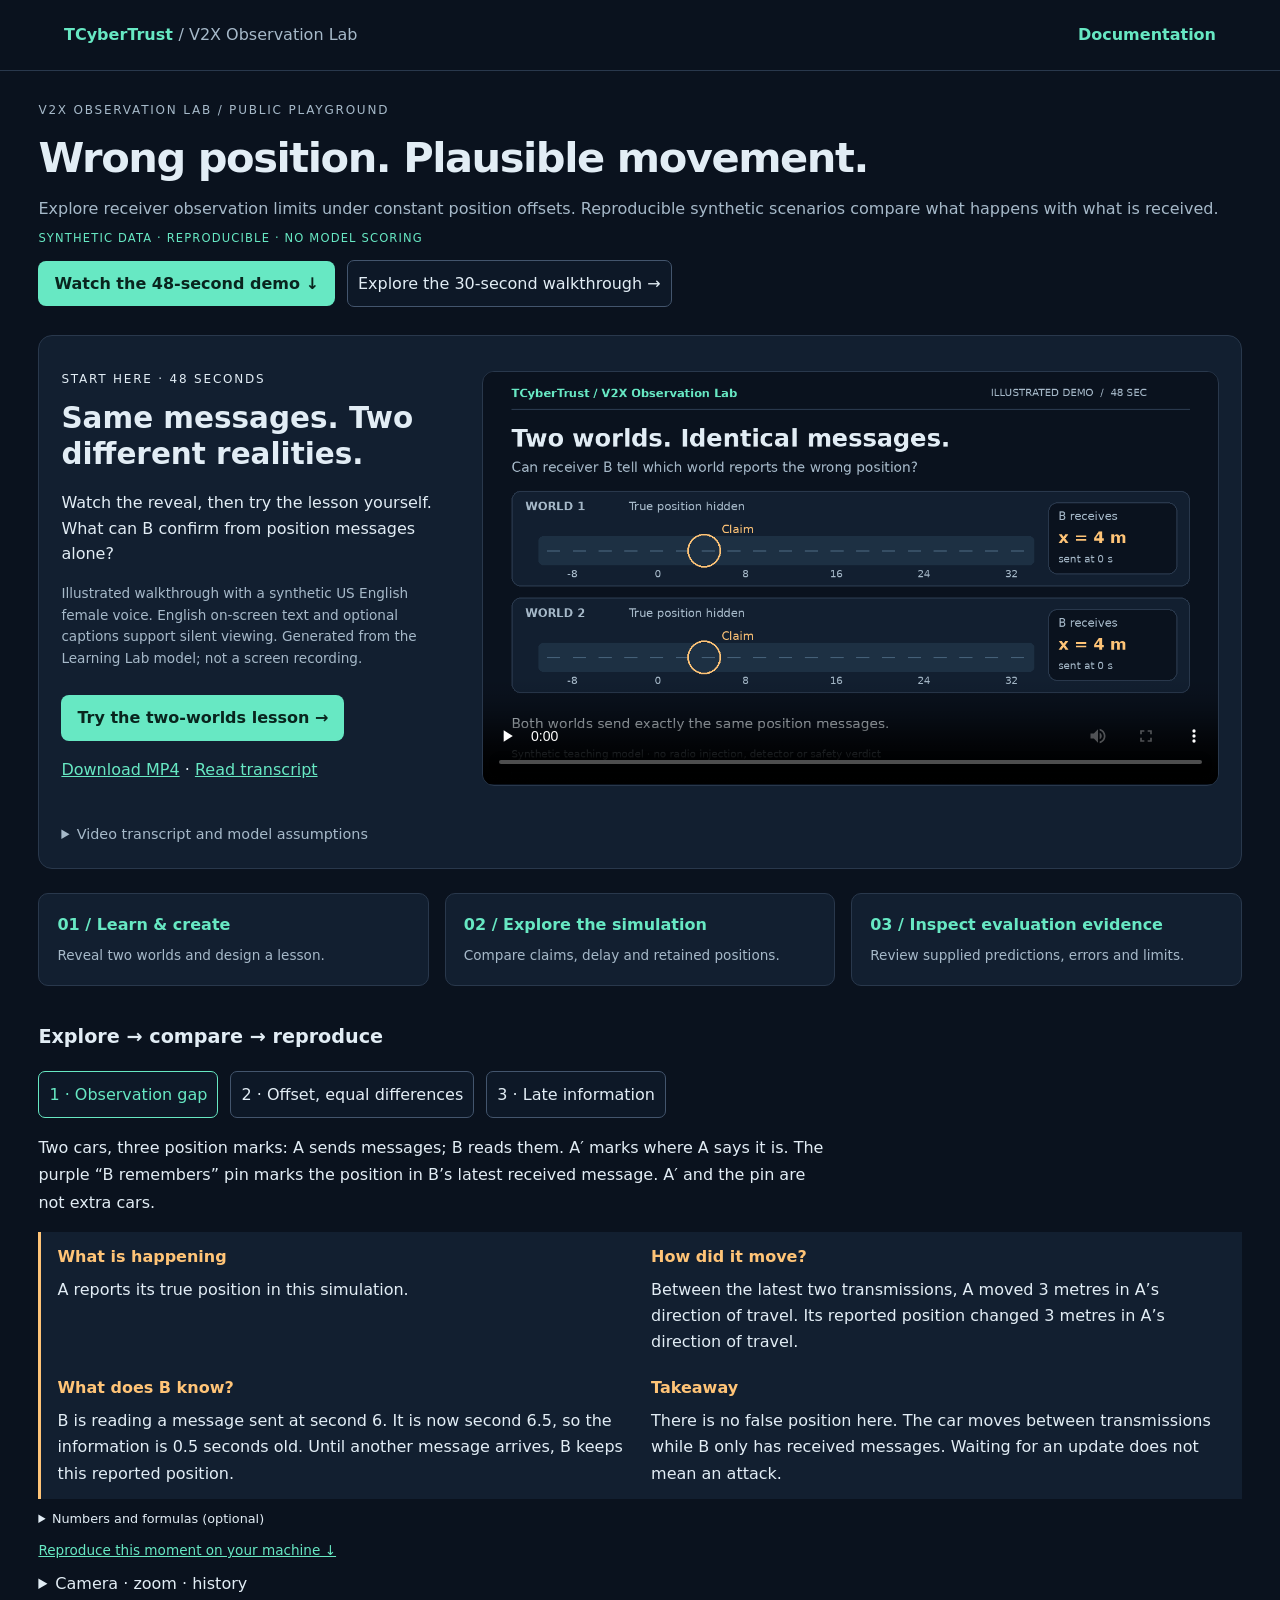
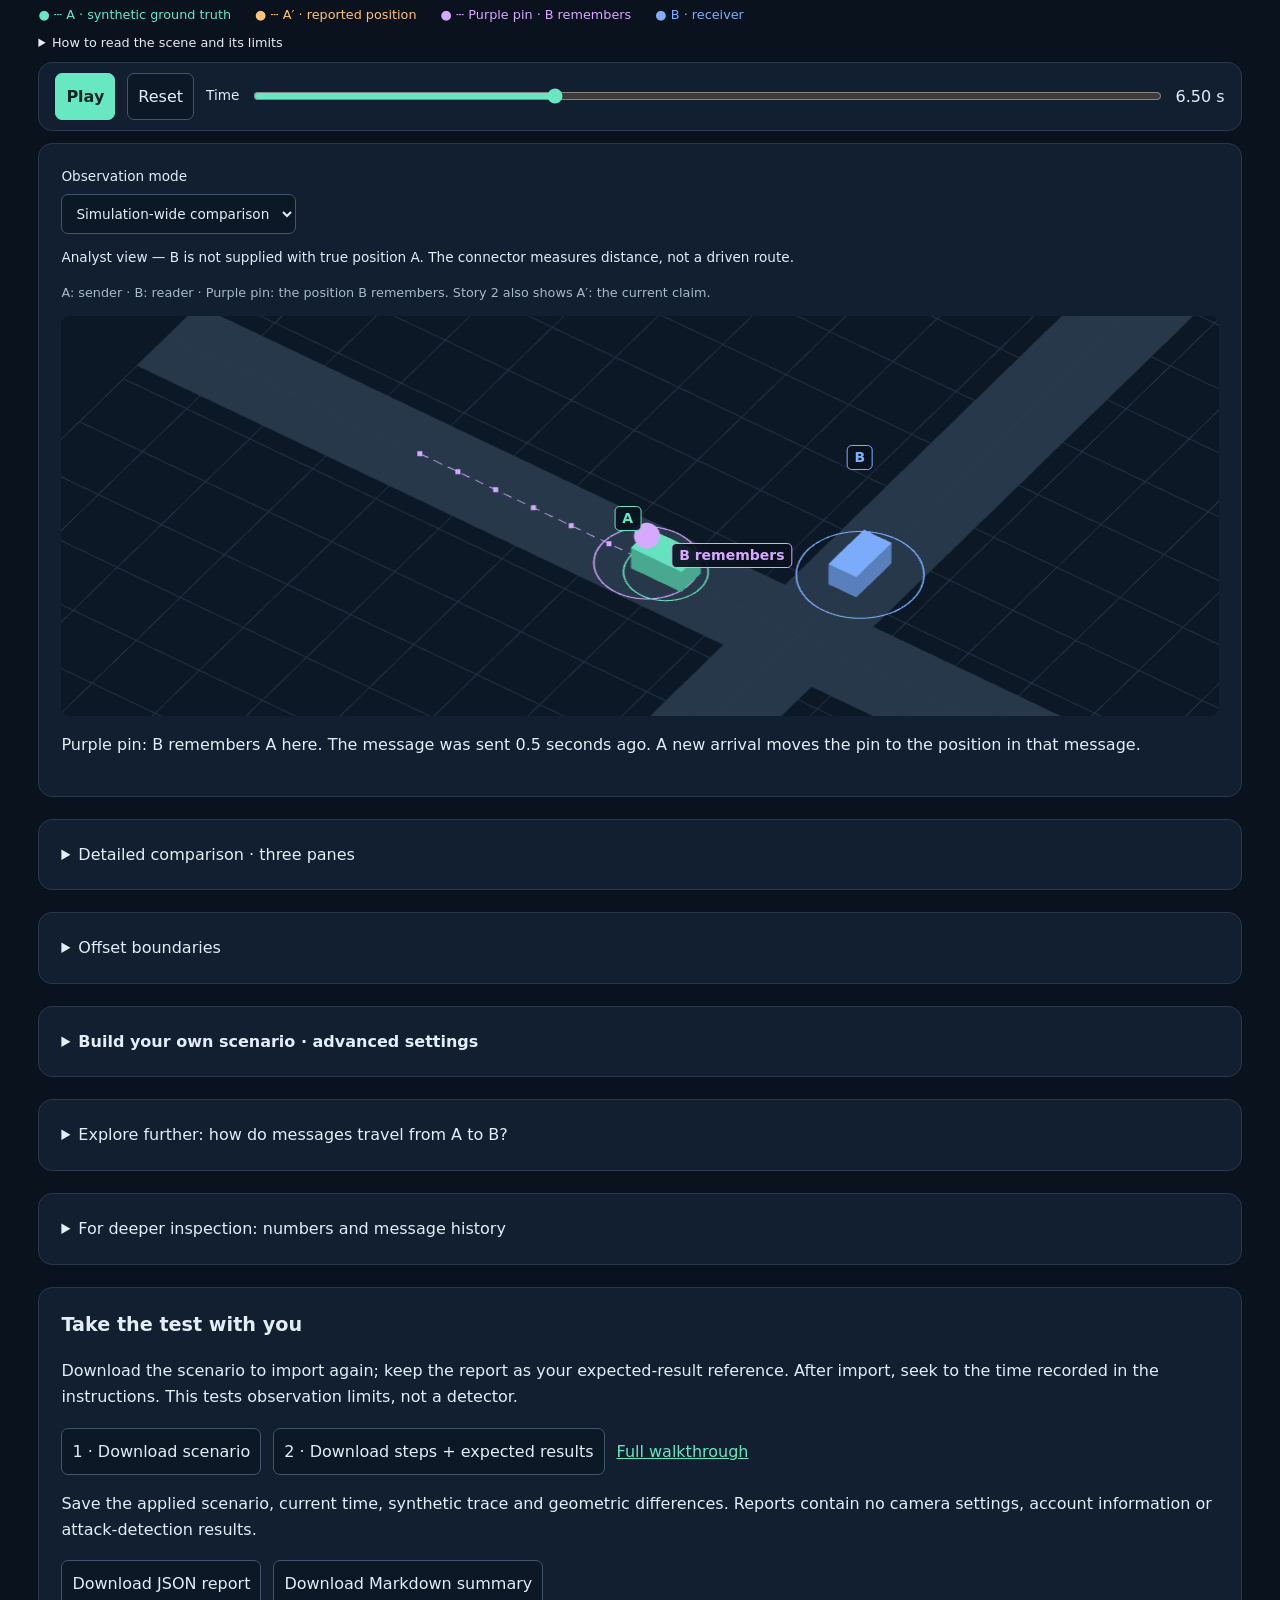
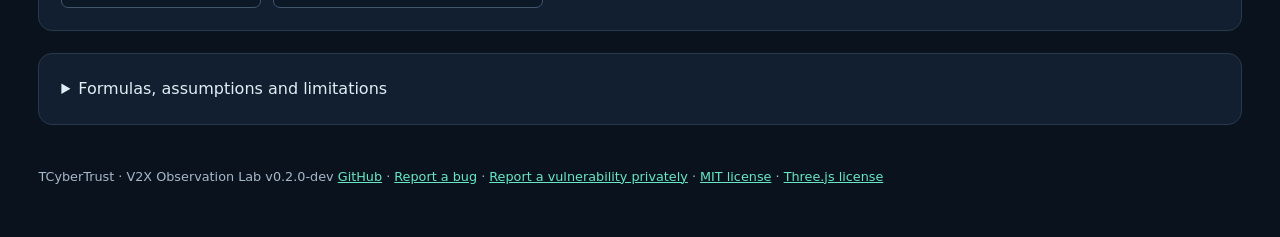
<file: web/index.html>
<!doctype html>
<html lang="en"><head><meta charset="utf-8"><meta name="viewport" content="width=device-width,initial-scale=1"><meta name="description" content="Explore receiver observation limits in synthetic constant-position-offset V2X messages."><title>V2X Observation Lab · TCyberTrust</title><link rel="stylesheet" href="style.css?v=demo-1"></head><body>
<header><a href="./">TCyberTrust <span>/ V2X Observation Lab</span></a><a href="docs/">Documentation</a></header>
<main><section class="intro"><p class="eyebrow">V2X OBSERVATION LAB / PUBLIC PLAYGROUND</p><h1 data-en="Wrong position. Plausible movement.">Wrong position. Plausible movement.</h1><p data-en="Explore receiver observation limits under constant position offsets. Reproducible synthetic scenarios compare what happens with what is received.">Explore receiver observation limits under constant position offsets. Reproducible synthetic scenarios compare what happens with what is received.</p><div class="badge" data-en="SYNTHETIC DATA · REPRODUCIBLE · NO MODEL SCORING">SYNTHETIC DATA · REPRODUCIBLE · NO MODEL SCORING</div><a class="demo-cta" href="#watch-demo">Watch the 48-second demo ↓</a><button id="start-story" class="secondary-story" data-en="Explore the 30-second walkthrough →">Explore the 30-second walkthrough →</button></section>
<section class="demo-intro panel" id="watch-demo" aria-labelledby="demo-heading">
<div class="demo-copy"><p class="eyebrow">START HERE · 48 SECONDS</p><h2 id="demo-heading">Same messages. Two different realities.</h2><p>Watch the reveal, then try the lesson yourself. What can B confirm from position messages alone?</p><p class="muted">Illustrated walkthrough with a synthetic US English female voice. English on-screen text and optional captions support silent viewing. Generated from the Learning Lab model; not a screen recording.</p><a class="demo-cta" href="learn/">Try the two-worlds lesson →</a><p><a href="media/observation-demo.mp4?v=voice-1" download>Download MP4</a> · <a id="read-transcript" href="#demo-transcript">Read transcript</a></p></div>
<div><video controls playsinline preload="none" poster="media/observation-demo-poster.png" aria-label="48-second illustrated demo: two worlds with identical position messages" aria-describedby="demo-transcript"><source src="media/observation-demo.mp4?v=voice-1" type="video/mp4"><track kind="captions" src="media/observation-demo.en.vtt" srclang="en" label="English">Your browser cannot play this video. <a href="media/observation-demo.mp4?v=voice-1">Download the MP4</a> or read the transcript below.</video></div>
<details id="demo-transcript" class="demo-transcript"><summary>Video transcript and model assumptions</summary><ol><li><strong>00:00–00:12 · Observe.</strong> Both worlds send identical position messages. Can B tell which world reports an incorrect position?</li><li><strong>00:12–00:24 · Reveal.</strong> World 1 reports its true position. World 2 reports a position 8 metres ahead of its truth. The gold ring is a claim, not another vehicle.</li><li><strong>00:24–00:36 · Compare.</strong> Both move 3 metres each second; a constant translation cancels in position differences. Equal movement does not establish correct absolute position.</li><li><strong>00:36–00:48 · Create.</strong> Open Learning Lab, change offset and speed, write a question, export lesson JSON and reopen it to share the exercise.</li></ol><h3>Spoken narration</h3><ol><li>Two worlds. Identical messages. Can receiver B tell which world reports the wrong position? Look only at the information B receives.</li><li>Now reveal the true positions. In world two, the claim is eight meters ahead of the car. Yet B receives the same messages.</li><li>Both cars move three meters each second. Matching position changes do not prove that the reported position is correct. B needs independent evidence.</li><li>Try V two X Observation Lab. Create a lesson, reveal the evidence, and share the scenario. Synthetic examples, not a detector or safety verdict.</li></ol><p>One message per simulated second, immediate delivery, fixed +8 m offset in world 2. Animation time is slowed for explanation; the movement is interpolated between model samples. Receiver readouts update only at those samples. The final five-second model state is held. No real radio traffic, detector bypass or safety outcome is demonstrated.</p></details>
</section>
<nav class="workspace-path" aria-label="Choose your next step"><a href="learn/"><strong>01 / Learn &amp; create</strong><span>Reveal two worlds and design a lesson.</span></a><a href="#story"><strong>02 / Explore the simulation</strong><span>Compare claims, delay and retained positions.</span></a><a href="evaluate/"><strong>03 / Inspect evaluation evidence</strong><span>Review supplied predictions, errors and limits.</span></a></nav>
<section id="story" aria-labelledby="story-title"><h2 id="story-title" data-en="Explore → compare → reproduce">Explore → compare → reproduce</h2>
<div class="toolbar story-steps"><button data-story="sampling" data-en="1 · Observation gap">1 · Observation gap</button><button data-story="offset" data-en="2 · Offset, equal differences">2 · Offset, equal differences</button><button data-story="delivery" data-en="3 · Late information">3 · Late information</button></div>
<section id="offset-animation" class="panel" hidden aria-label="Constant offset illustration"></section><p class="beginner-key" data-en="Two cars, three position marks: A sends messages; B reads them. A′ marks where A says it is. The purple “B remembers” pin marks the position in B’s latest received message. A′ and the pin are not extra cars.">Two cars, three position marks: A sends messages; B reads them. A′ marks where A says it is. The purple “B remembers” pin marks the position in B’s latest received message. A′ and the pin are not extra cars.</p><div class="insight" id="story-insight"></div><details class="reading"><summary data-en="Numbers and formulas (optional)">Numbers and formulas (optional)</summary><p id="story-technical"></p><p data-en="Delta means change between two transmissions here. Δp is the true position change; Δp′ is the reported change. (3, 0) m means +3 metres along X and no change along Y, not the car’s current coordinates. demo-21 is just a message ID. R is the technical name for the “B remembers” pin.">Delta means change between two transmissions here. Δp is the true position change; Δp′ is the reported change. (3, 0) m means +3 metres along X and no change along Y, not the car’s current coordinates. demo-21 is just a message ID. R is the technical name for the “B remembers” pin.</p></details><a class="take-link" href="#take-home" data-en="Reproduce this moment on your machine ↓">Reproduce this moment on your machine ↓</a><details class="camera-options"><summary data-en="Camera · zoom · history">Camera · zoom · history</summary><div class="toolbar camera-controls"><label><span data-en="Camera view">Camera view</span><select id="camera-mode"><option value="oblique" data-en="Oblique">Oblique</option><option value="top" data-en="Top-down">Top-down</option></select></label><label class="reference-toggle"><input type="checkbox" id="show-trails" checked><span data-en="Show position history">Show position history</span></label><button id="zoom-in" data-en="＋ Zoom in">＋ Zoom in</button><button id="zoom-out" data-en="− Zoom out">− Zoom out</button><button id="fit-view" data-en="Fit view">Fit view</button><output id="zoom-value">1.0×</output><span data-en="Shared orientation and zoom · framing uses each perspective’s data">Shared orientation and zoom · framing uses each perspective’s data</span></div></details><div class="history-legend"><span class="legend-truth" data-en="A · synthetic ground truth">A · synthetic ground truth</span><span class="legend-claim" data-en="A′ · reported position">A′ · reported position</span><span class="legend-retained" data-en="Purple pin · B remembers">Purple pin · B remembers</span><span class="legend-receiver" data-en="B · receiver">B · receiver</span></div><details class="reading"><summary data-en="How to read the scene and its limits">How to read the scene and its limits</summary><p class="muted" data-en="Mint: true position A · Gold: reported position A′ · Blue: receiver B. Rings and labels mark coordinates, not radio range. Camera motion is smoothed; received positions still step with each message.">Mint: true position A · Gold: reported position A′ · Blue: receiver B. Rings and labels mark coordinates, not radio range. Camera motion is smoothed; received positions still step with each message.</p><p class="muted" data-en="Dots mark position samples; dashed links show their order, not a verified route. The receiver pane draws only arrived claims, with no interpolation through missing observations. Ground truth appears there only when its teaching overlay is enabled.">Dots mark position samples; dashed links show their order, not a verified route. The receiver pane draws only arrived claims, with no interpolation through missing observations. Ground truth appears there only when its teaching overlay is enabled.</p><p data-en="Each pane fits its own data: scales may differ. Compare coordinates, not screen distances. Overlapping vehicles are not a simulated collision.">Each pane fits its own data: scales may differ. Compare coordinates, not screen distances. Overlapping vehicles are not a simulated collision.</p></details><div class="panel toolbar playback"><button id="play" data-en="Play">Play</button><button id="reset" data-en="Reset">Reset</button><label for="time" data-en="Time">Time</label><input id="time" type="range" min="0" max="20" step="0.05" value="0"><output id="time-value">0.00 s</output></div><article class="panel focused-view"><div class="toolbar"><label><span data-en="Observation mode">Observation mode</span><select id="focus-mode"><option value="compare" data-en="Simulation-wide comparison">Simulation-wide comparison</option><option value="receiver" data-en="Receiver-only">Receiver-only</option></select></label></div><p id="focus-scope"></p><p class="focus-legend" data-en="A: sender · B: reader · Purple pin: the position B remembers. Story 2 also shows A′: the current claim.">A: sender · B: reader · Purple pin: the position B remembers. Story 2 also shows A′: the current claim.</p><div class="viewport" id="focus"></div><p id="focus-readout"></p></article>
<details id="detail-views" class="panel"><summary data-en="Detailed comparison · three panes">Detailed comparison · three panes</summary><div class="views"><article class="panel"><h3 data-en="True position">True position</h3><button class="expand-view" type="button" aria-expanded="false" data-view="truth" data-en="Expand view">Expand view</button><div class="viewport" id="truth"></div><p id="truth-value"></p><small data-en="Vehicle A · synthetic reference">Vehicle A · synthetic reference</small></article><article class="panel"><h3 data-en="Reported position">Reported position</h3><button class="expand-view" type="button" aria-expanded="false" data-view="reported" data-en="Expand view">Expand view</button><div class="viewport" id="reported"></div><p id="reported-value"></p><small data-en="A′ · position-claim marker, not another vehicle">A′ · position-claim marker, not another vehicle</small></article><article class="panel"><h3 data-en="Receiver observation">Receiver observation</h3><button class="expand-view" type="button" aria-expanded="false" data-view="observed" data-en="Expand view">Expand view</button><label class="reference-toggle"><input id="show-reference" type="checkbox"><span data-en="Show ground truth for comparison (unknown to receiver)">Show ground truth for comparison (unknown to receiver)</span></label><div class="viewport" id="observed"></div><p id="observed-value"></p><small data-en="Holds the last received position">Holds the last received position</small></article></div>
</details><details class="panel"><summary data-en="Offset boundaries">Offset boundaries</summary><div class="event-timeline" aria-hidden="true"><div id="offset-band"></div><i id="timeline-cursor"></i></div><div class="toolbar"><button id="jump-start"></button><button id="jump-middle" data-en="Inspect middle">Inspect middle</button><button id="jump-end"></button></div><p id="interval-state"></p><p class="muted" data-en="Markers show sender-side changes; the receiver sees contents only after arrival. A change between transmissions appears in differences only at a later sent message.">Markers show sender-side changes; the receiver sees contents only after arrival. A change between transmissions appears in differences only at a later sent message.</p></details><p id="render-status" role="status"></p></section>
<details class="panel" id="advanced"><summary data-en="Build your own scenario · advanced settings">Build your own scenario · advanced settings</summary><h2 data-en="01 / Configure a scenario">01 / Configure a scenario</h2><div class="toolbar presets" role="group" aria-label="Scenario presets"><button type="button" data-preset="baseline" data-en="1. No offset">1. No offset</button><button type="button" data-preset="offset" data-en="2. Constant offset">2. Constant offset</button><button type="button" data-preset="impaired" data-en="3. Offset + delay + omissions">3. Offset + delay + omissions</button></div><aside class="guide"><h3 data-en="What to observe?">What to observe?</h3><p id="preset-guide"></p><p class="muted" data-en="Selecting a preset applies it and resets time. Edit parameters to create your own scenario.">Selecting a preset applies it and resets time. Edit parameters to create your own scenario.</p></aside><form id="config"><div class="controls">
<label>Offset X (m)<input id="dx" type="number" min="-20" max="20" step="0.5" value="8" required></label><label>Offset Y (m)<input id="dy" type="number" min="-20" max="20" step="0.5" value="0" required></label>
<label><span data-en="Start (s)">Start (s)</span><input id="start" type="number" min="0" max="19.5" step="0.5" value="5" required></label><label><span data-en="End (s)">End (s)</span><input id="end" type="number" min="0.5" max="20" step="0.5" value="15" required></label>
<label><span data-en="Reception delay (s)">Reception delay (s)</span><input id="delay" type="number" min="0" max="2" step="0.25" value="0.25" required></label><label><span data-en="Omit every Nth message (0 = none)">Omit every Nth message (0 = none)</span><input id="dropEvery" type="number" min="0" max="10" step="1" value="4" required></label></div>
<div class="toolbar"><button type="submit" data-en="Apply &amp; reset">Apply &amp; reset</button><button type="button" id="defaults" data-en="Defaults">Defaults</button><button type="button" id="export" data-en="Export scenario JSON">Export scenario JSON</button><label class="file"><span data-en="Import scenario">Import scenario</span><input id="import" type="file" accept=".json,application/json"></label></div></form><p id="notice" role="status"></p><p id="error" role="alert"></p></details>
<details class="panel"><summary data-en="Explore further: how do messages travel from A to B?">Explore further: how do messages travel from A to B?</summary>
<h2 id="communication-title" data-en="V2V within V2X · A sends → B receives">V2V within V2X · A sends → B receives</h2>
<p class="muted" data-en="Two vehicles, one direction: A sends position claim A′; B holds the latest arrival. A′ is position content, not a third vehicle. Application-level illustration, without radio, ACKs or CAM/BSM encoding.">Two vehicles, one direction: A sends position claim A′; B holds the latest arrival. A′ is position content, not a third vehicle. Application-level illustration, without radio, ACKs or CAM/BSM encoding.</p>
<div class="communication-flow">
<div class="flow-node"><h3 data-en="A · Sender vehicle">A · Sender vehicle</h3><p id="flow-sent"></p></div>
<span class="flow-arrow" aria-hidden="true">→</span>
<div class="flow-node"><h3 data-en="Message schedule">Message schedule</h3><p id="flow-channel"></p></div>
<span class="flow-arrow" aria-hidden="true">→</span>
<div class="flow-node"><h3 data-en="B · Receiver vehicle">B · Receiver vehicle</h3><p id="flow-received"></p></div>
</div>
<p class="muted" data-en="Simulation-wide teaching view: configured omissions are not knowledge available to B. Arrows show data direction, not a radio path or coverage range.">Simulation-wide teaching view: configured omissions are not knowledge available to B. Arrows show data direction, not a radio path or coverage range.</p>
<details><summary data-en="Send / omit / receive log (up to current time)">Send / omit / receive log (up to current time)</summary><p id="event-count"></p><div class="table-wrap"><table><thead><tr><th data-en="At (s)">At (s)</th><th>ID</th><th data-en="Event">Event</th></tr></thead><tbody id="communication-events"></tbody></table></div></details>
</details>
<details class="panel"><summary data-en="For deeper inspection: numbers and message history">For deeper inspection: numbers and message history</summary><section class="lower"><article class="panel"><h2 data-en="03 / Geometry checks">03 / Geometry checks</h2><h3 data-en="Sender comparison — ground truth available">Sender comparison — ground truth available</h3><div id="checks"></div><h3 data-en="Receiver — only two arrived messages">Receiver — only two arrived messages</h3><div id="receiver-checks"></div><details class="reading"><summary data-en="Interpretation limits">Interpretation limits</summary><p class="muted" data-en="Equal differences do not prove position correctness. The receiver lacks ground truth to compute Δp; checking position correctness requires an independent reference.">Equal differences do not prove position correctness. The receiver lacks ground truth to compute Δp; checking position correctness requires an independent reference.</p><p class="muted" data-en="These are formula checks on known synthetic data. They are not a detector, safety assessment, or benchmark result.">These are formula checks on known synthetic data. They are not a detector, safety assessment, or benchmark result.</p></details></article><article class="panel"><h2 data-en="Recent messages">Recent messages</h2><p id="counts"></p><div class="table-wrap"><table><thead><tr><th>ID</th><th data-en="Sent (s)">Sent (s)</th><th data-en="Received (s)">Received (s)</th><th data-en="State">State</th></tr></thead><tbody id="messages"></tbody></table></div><button id="trace" data-en="Export synthetic trace">Export synthetic trace</button></article></section></details>
<section class="panel" id="take-home"><h2 data-en="Take the test with you">Take the test with you</h2><p data-en="Download the scenario to import again; keep the report as your expected-result reference. After import, seek to the time recorded in the instructions. This tests observation limits, not a detector.">Download the scenario to import again; keep the report as your expected-result reference. After import, seek to the time recorded in the instructions. This tests observation limits, not a detector.</p><div class="toolbar"><button id="take-scenario" data-en="1 · Download scenario">1 · Download scenario</button><button id="take-guide" data-en="2 · Download steps + expected results">2 · Download steps + expected results</button><a href="https://github.com/thaocyber/V2X-Observation-Lab/blob/main/docs/DEMO.md" data-en="Full walkthrough">Full walkthrough</a></div><p data-en="Save the applied scenario, current time, synthetic trace and geometric differences. Reports contain no camera settings, account information or attack-detection results.">Save the applied scenario, current time, synthetic trace and geometric differences. Reports contain no camera settings, account information or attack-detection results.</p><div class="toolbar"><button id="report-json" data-en="Download JSON report">Download JSON report</button><button id="report-md" data-en="Download Markdown summary">Download Markdown summary</button></div></section><details class="panel"><summary data-en="Formulas, assumptions and limitations">Formulas, assumptions and limitations</summary><p>A(t) = (−30 + 3t, 0) m; B(t) = (0, −20 + 2t) m. p′(t) = p(t) + c when start ≤ t &lt; end; c = (dx, dy).</p><p data-en="One message per second; fixed delay and user-selected periodic omissions. No RF, GNSS, certificates, vehicle dimensions, collisions or driver response are simulated. Crossing point trajectories do not establish a crash. A constant offset cancels in differences only within a segment with that same offset. Values and vehicle labels are authored from formulas, not measured traces.">One message per second; fixed delay and user-selected periodic omissions. No RF, GNSS, certificates, vehicle dimensions, collisions or driver response are simulated. Crossing point trajectories do not establish a crash. A constant offset cancels in differences only within a segment with that same offset. Values and vehicle labels are authored from formulas, not measured traces.</p><p data-en="Applying a configuration resets time. Exports use the applied configuration, not pending edits. Imported files are read in your browser and are not uploaded.">Applying a configuration resets time. Exports use the applied configuration, not pending edits. Imported files are read in your browser and are not uploaded.</p></details>
<footer>TCyberTrust · V2X Observation Lab <span id="tool-version"></span> <a href="https://github.com/thaocyber/V2X-Observation-Lab">GitHub</a> · <a href="https://github.com/thaocyber/V2X-Observation-Lab/issues/new/choose">Report a bug</a> · <a href="https://github.com/thaocyber/V2X-Observation-Lab/security/advisories/new">Report a vulnerability privately</a> · <a href="LICENSE">MIT license</a> · <a href="vendor/three/LICENSE">Three.js license</a></footer></main><script type="module" src="js/app.mjs"></script><script type="module" src="js/offset-animation.mjs"></script></body></html>
</file>
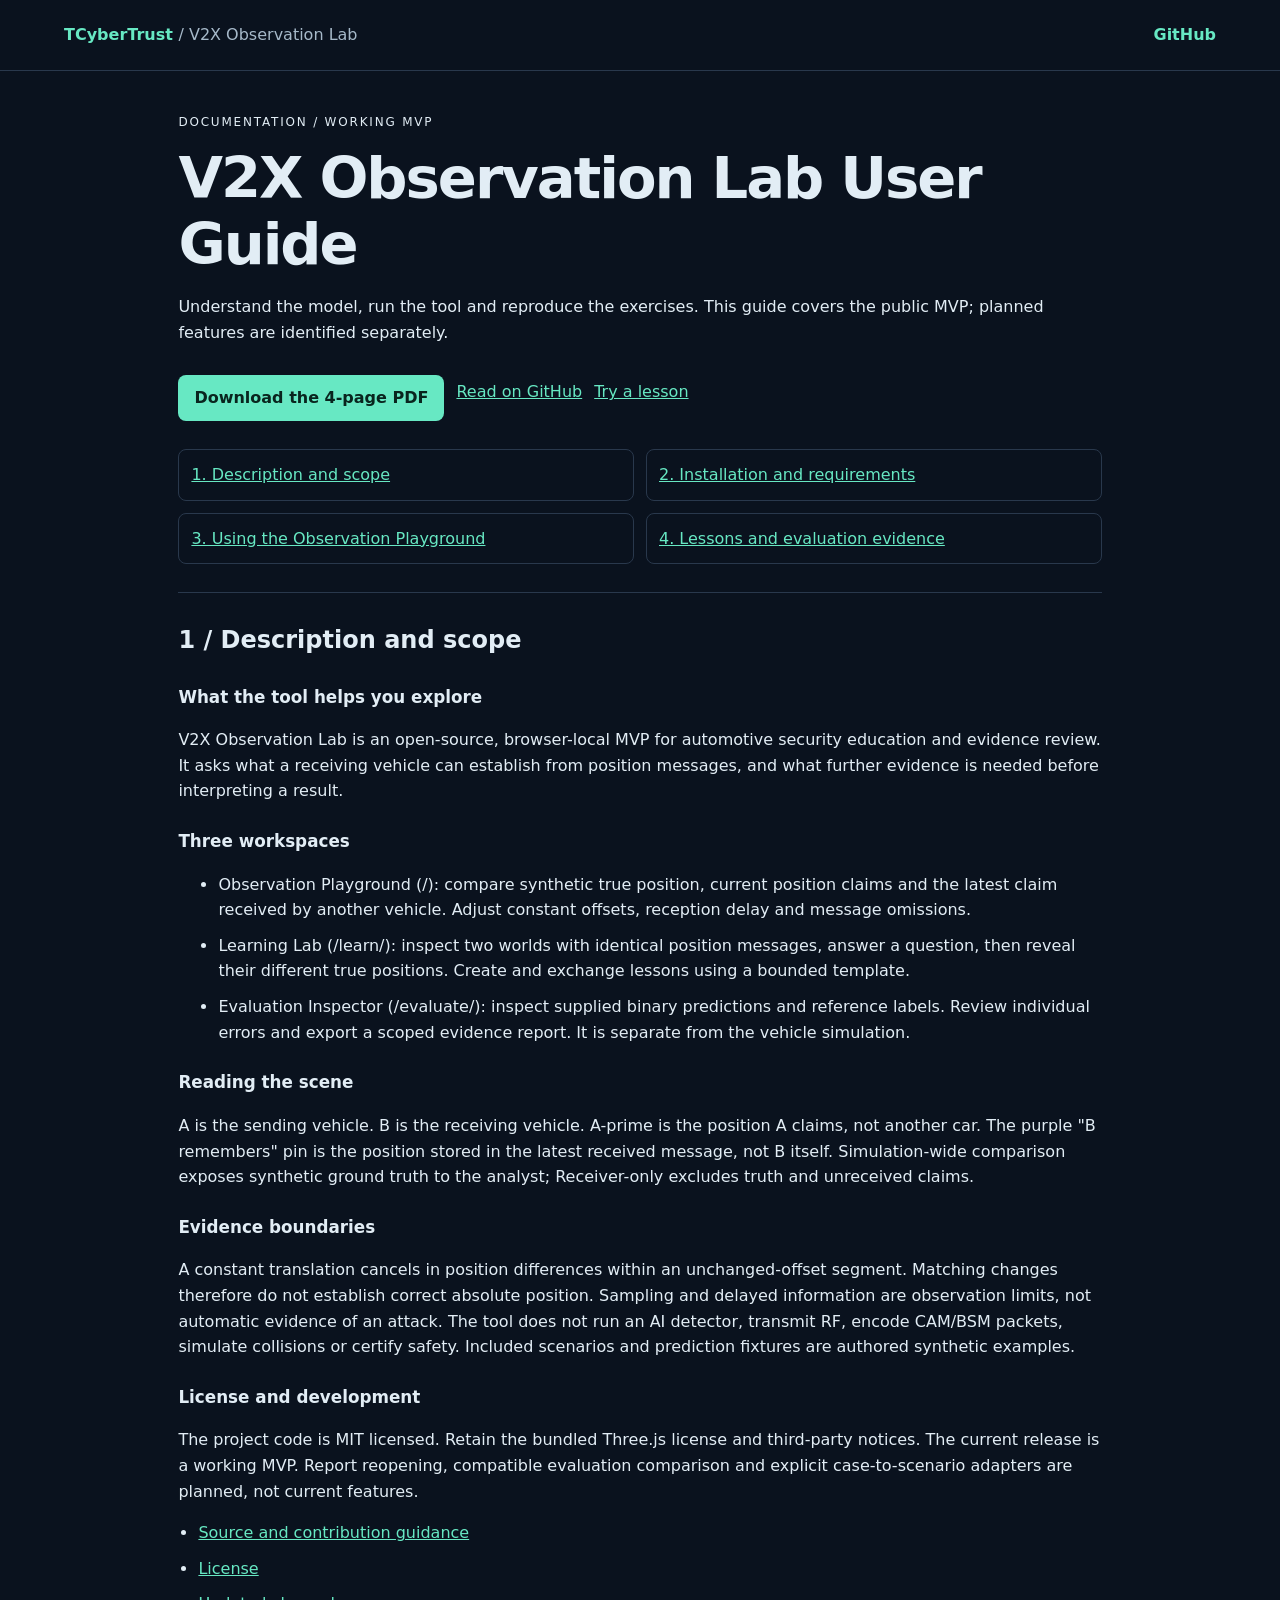
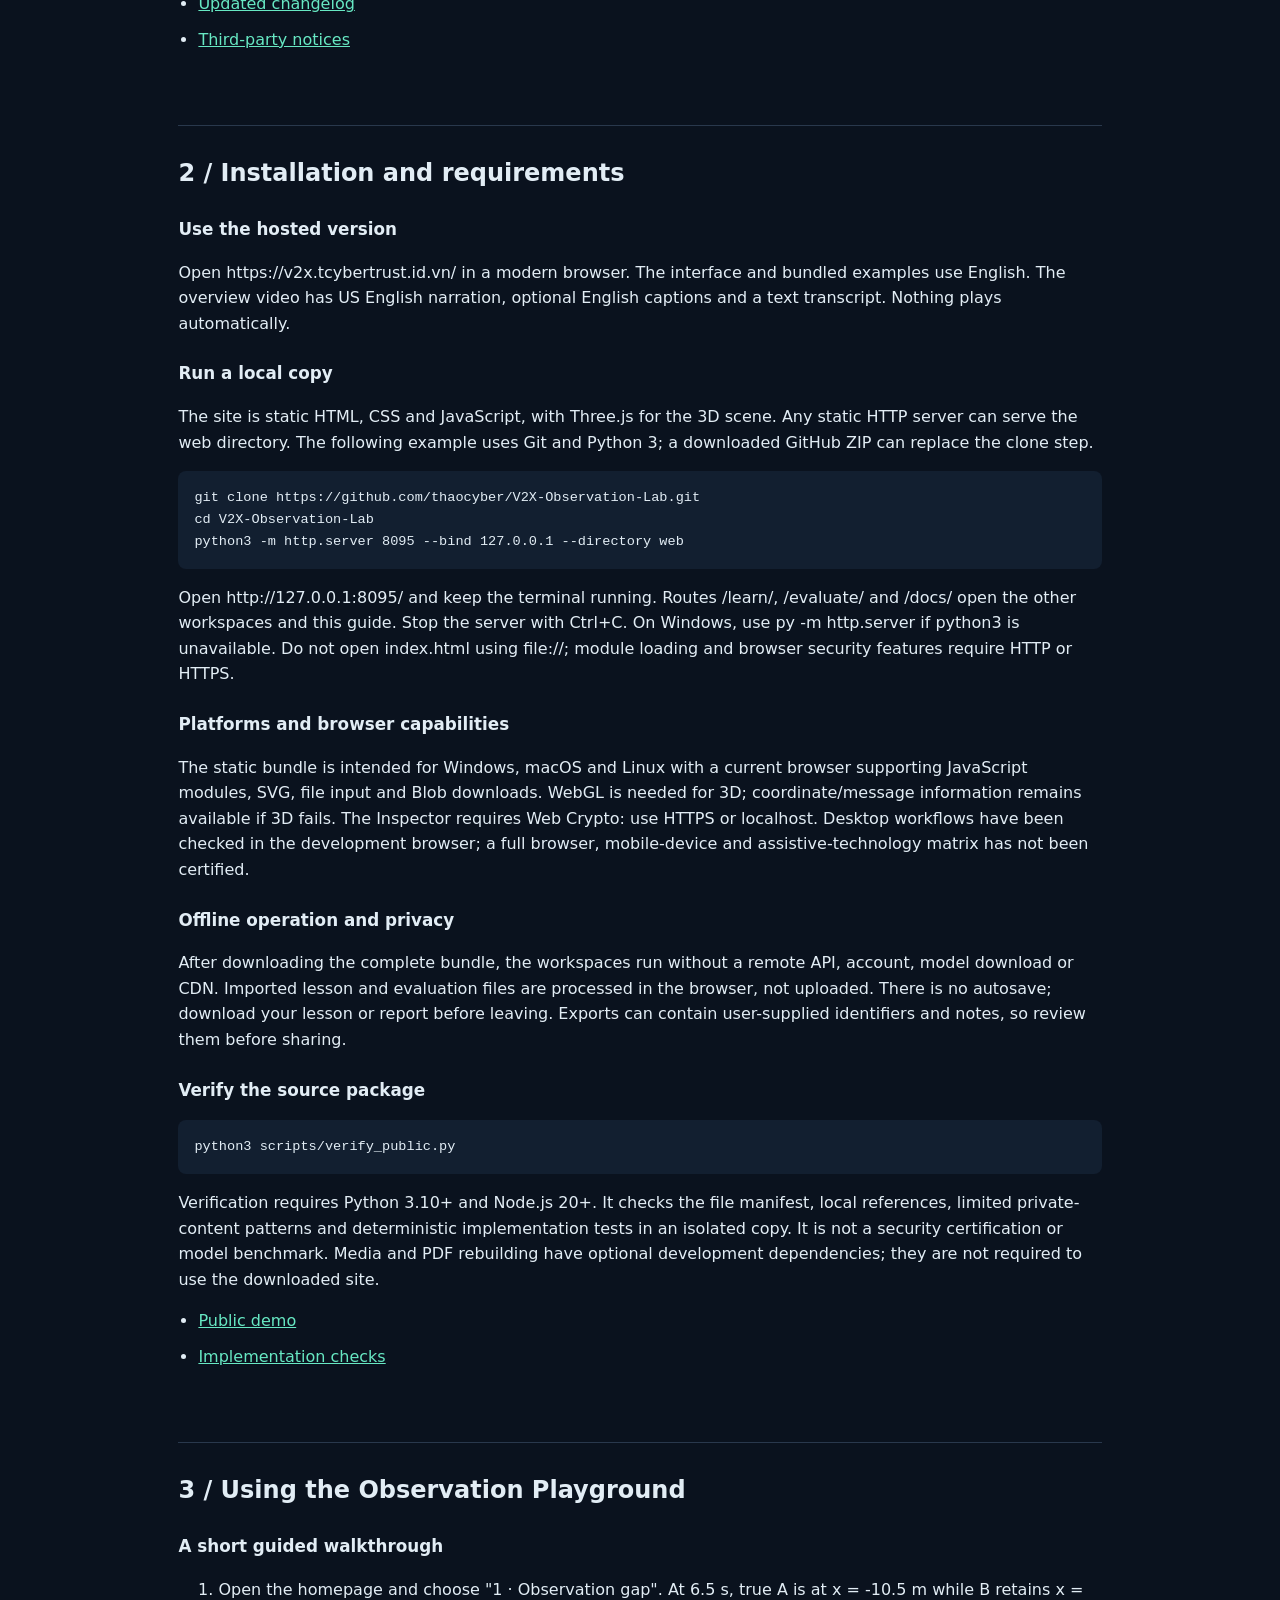
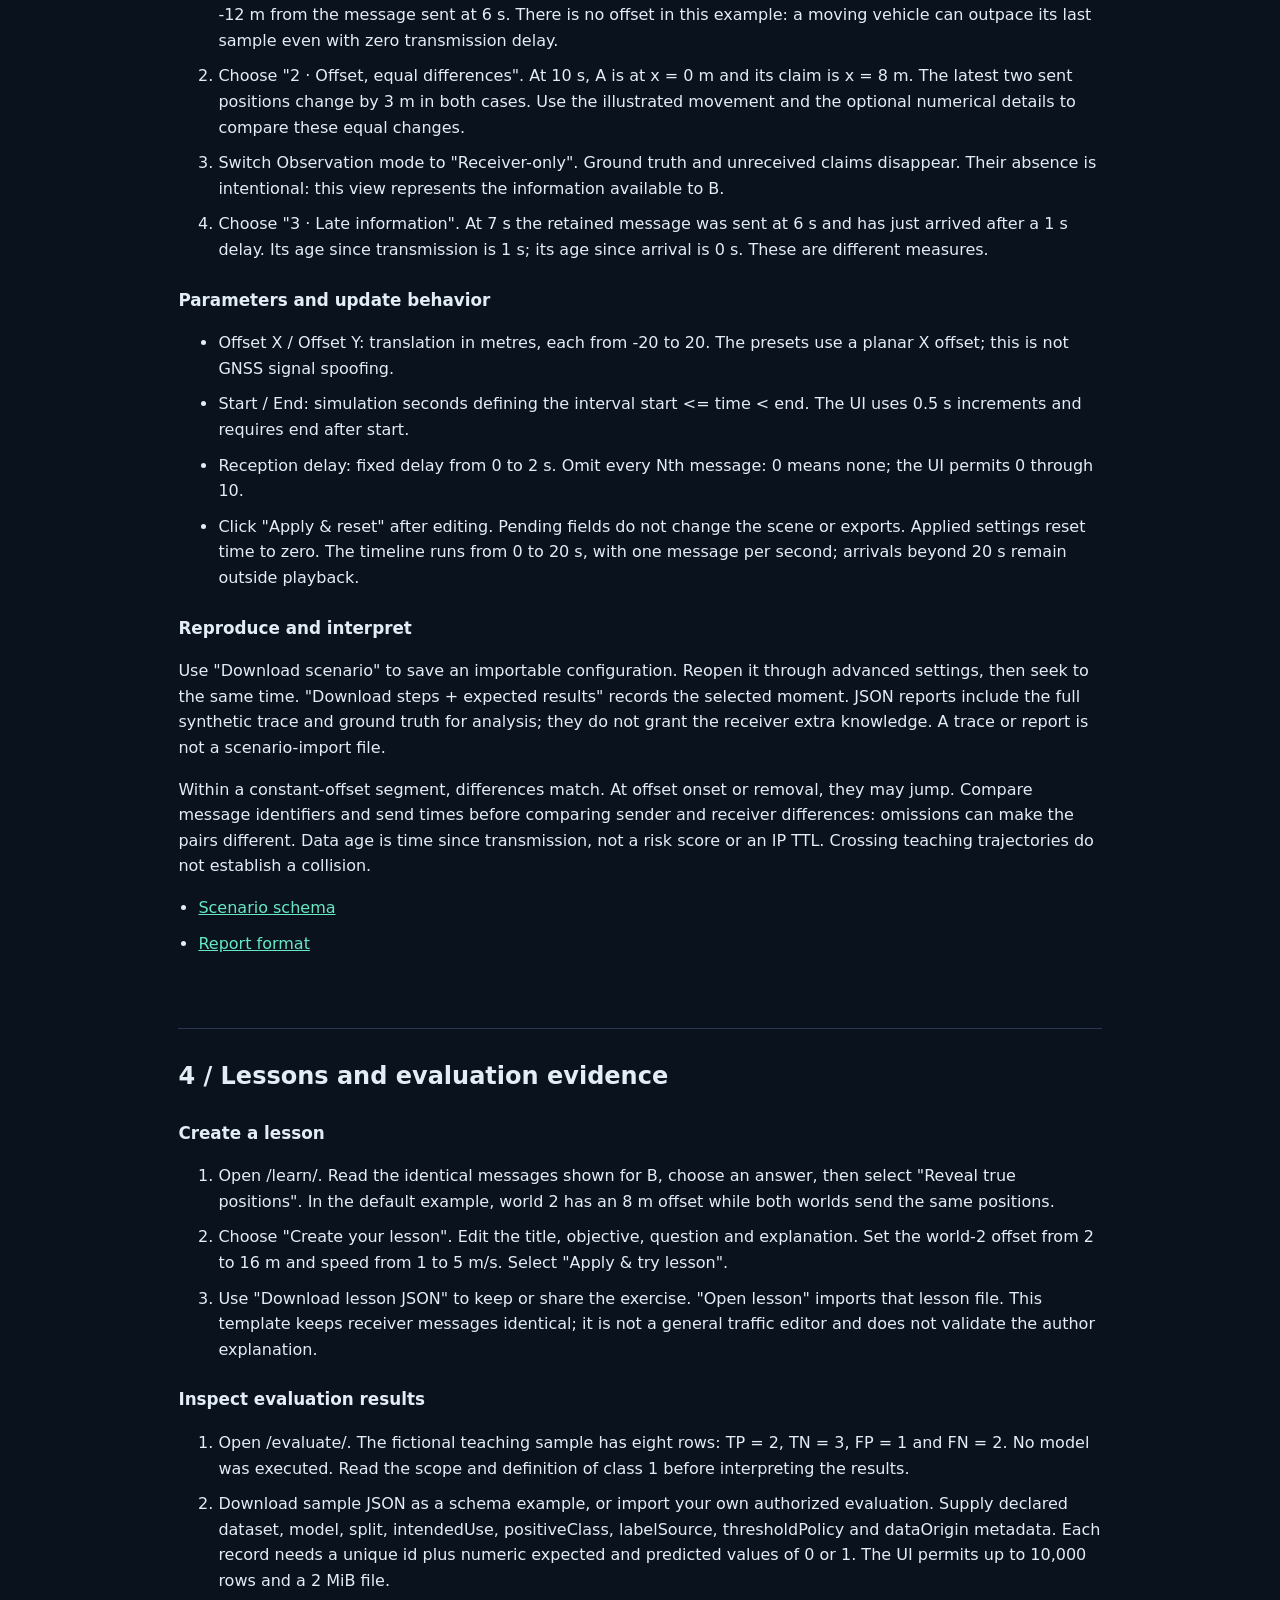
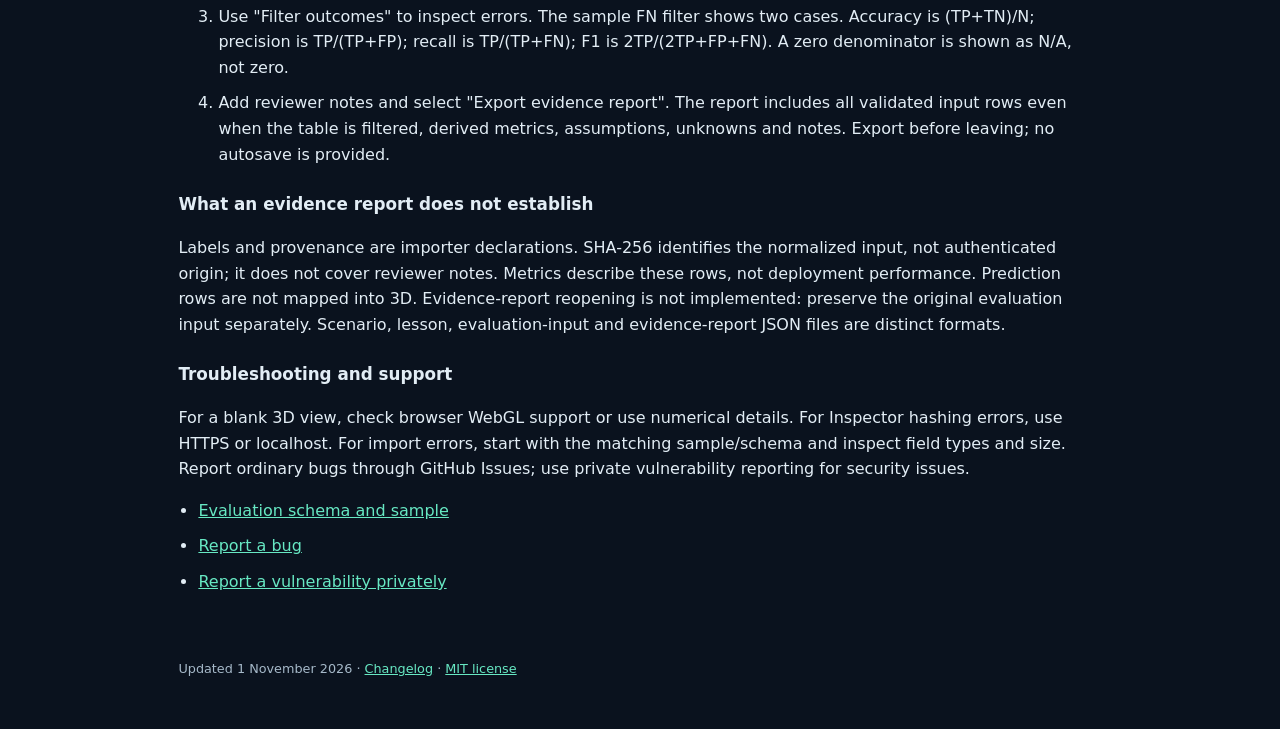
<file: web/docs/index.html>
<!doctype html>
<html lang="en"><head><meta charset="utf-8"><meta name="viewport" content="width=device-width,initial-scale=1"><title>Documentation · V2X Observation Lab</title><meta name="description" content="English user guide for V2X Observation Lab: features, installation, scenarios, lessons and evaluation evidence."><link rel="stylesheet" href="../style.css?v=demo-1"><link rel="stylesheet" href="guide.css"></head><body><header><a href="../">TCyberTrust <span>/ V2X Observation Lab</span></a><a href="https://github.com/thaocyber/V2X-Observation-Lab">GitHub</a></header><main class="user-guide"><p class="eyebrow">DOCUMENTATION / WORKING MVP</p><h1>V2X Observation Lab User Guide</h1><p>Understand the model, run the tool and reproduce the exercises. This guide covers the public MVP; planned features are identified separately.</p><div class="toolbar"><a class="demo-cta" href="v2x-observation-lab-guide.pdf">Download the 4-page PDF</a><a href="https://github.com/thaocyber/V2X-Observation-Lab/blob/main/docs/USER_GUIDE.md">Read on GitHub</a><a href="../learn/">Try a lesson</a></div><nav class="guide-toc" aria-label="Guide contents"><a href="#description">1. Description and scope</a><a href="#installation">2. Installation and requirements</a><a href="#playground">3. Using the Observation Playground</a><a href="#learning-evaluation">4. Lessons and evaluation evidence</a></nav><section id="description" aria-labelledby="description-title"><h2 id="description-title">1 / Description and scope</h2><h3>What the tool helps you explore</h3><p>V2X Observation Lab is an open-source, browser-local MVP for automotive security education and evidence review. It asks what a receiving vehicle can establish from position messages, and what further evidence is needed before interpreting a result.</p><h3>Three workspaces</h3><ul><li>Observation Playground (/): compare synthetic true position, current position claims and the latest claim received by another vehicle. Adjust constant offsets, reception delay and message omissions.</li><li>Learning Lab (/learn/): inspect two worlds with identical position messages, answer a question, then reveal their different true positions. Create and exchange lessons using a bounded template.</li><li>Evaluation Inspector (/evaluate/): inspect supplied binary predictions and reference labels. Review individual errors and export a scoped evidence report. It is separate from the vehicle simulation.</li></ul><h3>Reading the scene</h3><p>A is the sending vehicle. B is the receiving vehicle. A-prime is the position A claims, not another car. The purple &quot;B remembers&quot; pin is the position stored in the latest received message, not B itself. Simulation-wide comparison exposes synthetic ground truth to the analyst; Receiver-only excludes truth and unreceived claims.</p><h3>Evidence boundaries</h3><p>A constant translation cancels in position differences within an unchanged-offset segment. Matching changes therefore do not establish correct absolute position. Sampling and delayed information are observation limits, not automatic evidence of an attack. The tool does not run an AI detector, transmit RF, encode CAM/BSM packets, simulate collisions or certify safety. Included scenarios and prediction fixtures are authored synthetic examples.</p><h3>License and development</h3><p>The project code is MIT licensed. Retain the bundled Three.js license and third-party notices. The current release is a working MVP. Report reopening, compatible evaluation comparison and explicit case-to-scenario adapters are planned, not current features.</p><ul class="references"><li><a href="https://github.com/thaocyber/V2X-Observation-Lab">Source and contribution guidance</a></li><li><a href="https://github.com/thaocyber/V2X-Observation-Lab/blob/main/LICENSE">License</a></li><li><a href="https://github.com/thaocyber/V2X-Observation-Lab/blob/main/CHANGELOG.md">Updated changelog</a></li><li><a href="https://github.com/thaocyber/V2X-Observation-Lab/blob/main/THIRD_PARTY_NOTICES.md">Third-party notices</a></li></ul></section><section id="installation" aria-labelledby="installation-title"><h2 id="installation-title">2 / Installation and requirements</h2><h3>Use the hosted version</h3><p>Open https://v2x.tcybertrust.id.vn/ in a modern browser. The interface and bundled examples use English. The overview video has US English narration, optional English captions and a text transcript. Nothing plays automatically.</p><h3>Run a local copy</h3><p>The site is static HTML, CSS and JavaScript, with Three.js for the 3D scene. Any static HTTP server can serve the web directory. The following example uses Git and Python 3; a downloaded GitHub ZIP can replace the clone step.</p><pre><code>git clone https://github.com/thaocyber/V2X-Observation-Lab.git
cd V2X-Observation-Lab
python3 -m http.server 8095 --bind 127.0.0.1 --directory web</code></pre><p>Open http://127.0.0.1:8095/ and keep the terminal running. Routes /learn/, /evaluate/ and /docs/ open the other workspaces and this guide. Stop the server with Ctrl+C. On Windows, use py -m http.server if python3 is unavailable. Do not open index.html using file://; module loading and browser security features require HTTP or HTTPS.</p><h3>Platforms and browser capabilities</h3><p>The static bundle is intended for Windows, macOS and Linux with a current browser supporting JavaScript modules, SVG, file input and Blob downloads. WebGL is needed for 3D; coordinate/message information remains available if 3D fails. The Inspector requires Web Crypto: use HTTPS or localhost. Desktop workflows have been checked in the development browser; a full browser, mobile-device and assistive-technology matrix has not been certified.</p><h3>Offline operation and privacy</h3><p>After downloading the complete bundle, the workspaces run without a remote API, account, model download or CDN. Imported lesson and evaluation files are processed in the browser, not uploaded. There is no autosave; download your lesson or report before leaving. Exports can contain user-supplied identifiers and notes, so review them before sharing.</p><h3>Verify the source package</h3><pre><code>python3 scripts/verify_public.py</code></pre><p>Verification requires Python 3.10+ and Node.js 20+. It checks the file manifest, local references, limited private-content patterns and deterministic implementation tests in an isolated copy. It is not a security certification or model benchmark. Media and PDF rebuilding have optional development dependencies; they are not required to use the downloaded site.</p><ul class="references"><li><a href="https://v2x.tcybertrust.id.vn/">Public demo</a></li><li><a href="https://github.com/thaocyber/V2X-Observation-Lab/actions">Implementation checks</a></li></ul></section><section id="playground" aria-labelledby="playground-title"><h2 id="playground-title">3 / Using the Observation Playground</h2><h3>A short guided walkthrough</h3><ol><li>Open the homepage and choose &quot;1 · Observation gap&quot;. At 6.5 s, true A is at x = -10.5 m while B retains x = -12 m from the message sent at 6 s. There is no offset in this example: a moving vehicle can outpace its last sample even with zero transmission delay.</li><li>Choose &quot;2 · Offset, equal differences&quot;. At 10 s, A is at x = 0 m and its claim is x = 8 m. The latest two sent positions change by 3 m in both cases. Use the illustrated movement and the optional numerical details to compare these equal changes.</li><li>Switch Observation mode to &quot;Receiver-only&quot;. Ground truth and unreceived claims disappear. Their absence is intentional: this view represents the information available to B.</li><li>Choose &quot;3 · Late information&quot;. At 7 s the retained message was sent at 6 s and has just arrived after a 1 s delay. Its age since transmission is 1 s; its age since arrival is 0 s. These are different measures.</li></ol><h3>Parameters and update behavior</h3><ul><li>Offset X / Offset Y: translation in metres, each from -20 to 20. The presets use a planar X offset; this is not GNSS signal spoofing.</li><li>Start / End: simulation seconds defining the interval start &lt;= time &lt; end. The UI uses 0.5 s increments and requires end after start.</li><li>Reception delay: fixed delay from 0 to 2 s. Omit every Nth message: 0 means none; the UI permits 0 through 10.</li><li>Click &quot;Apply &amp; reset&quot; after editing. Pending fields do not change the scene or exports. Applied settings reset time to zero. The timeline runs from 0 to 20 s, with one message per second; arrivals beyond 20 s remain outside playback.</li></ul><h3>Reproduce and interpret</h3><p>Use &quot;Download scenario&quot; to save an importable configuration. Reopen it through advanced settings, then seek to the same time. &quot;Download steps + expected results&quot; records the selected moment. JSON reports include the full synthetic trace and ground truth for analysis; they do not grant the receiver extra knowledge. A trace or report is not a scenario-import file.</p><p>Within a constant-offset segment, differences match. At offset onset or removal, they may jump. Compare message identifiers and send times before comparing sender and receiver differences: omissions can make the pairs different. Data age is time since transmission, not a risk score or an IP TTL. Crossing teaching trajectories do not establish a collision.</p><ul class="references"><li><a href="https://github.com/thaocyber/V2X-Observation-Lab/blob/main/docs/DATA_FORMAT.md">Scenario schema</a></li><li><a href="https://github.com/thaocyber/V2X-Observation-Lab/blob/main/docs/REPORT_FORMAT.md">Report format</a></li></ul></section><section id="learning-evaluation" aria-labelledby="learning-evaluation-title"><h2 id="learning-evaluation-title">4 / Lessons and evaluation evidence</h2><h3>Create a lesson</h3><ol><li>Open /learn/. Read the identical messages shown for B, choose an answer, then select &quot;Reveal true positions&quot;. In the default example, world 2 has an 8 m offset while both worlds send the same positions.</li><li>Choose &quot;Create your lesson&quot;. Edit the title, objective, question and explanation. Set the world-2 offset from 2 to 16 m and speed from 1 to 5 m/s. Select &quot;Apply &amp; try lesson&quot;.</li><li>Use &quot;Download lesson JSON&quot; to keep or share the exercise. &quot;Open lesson&quot; imports that lesson file. This template keeps receiver messages identical; it is not a general traffic editor and does not validate the author explanation.</li></ol><h3>Inspect evaluation results</h3><ol><li>Open /evaluate/. The fictional teaching sample has eight rows: TP = 2, TN = 3, FP = 1 and FN = 2. No model was executed. Read the scope and definition of class 1 before interpreting the results.</li><li>Download sample JSON as a schema example, or import your own authorized evaluation. Supply declared dataset, model, split, intendedUse, positiveClass, labelSource, thresholdPolicy and dataOrigin metadata. Each record needs a unique id plus numeric expected and predicted values of 0 or 1. The UI permits up to 10,000 rows and a 2 MiB file.</li><li>Use &quot;Filter outcomes&quot; to inspect errors. The sample FN filter shows two cases. Accuracy is (TP+TN)/N; precision is TP/(TP+FP); recall is TP/(TP+FN); F1 is 2TP/(2TP+FP+FN). A zero denominator is shown as N/A, not zero.</li><li>Add reviewer notes and select &quot;Export evidence report&quot;. The report includes all validated input rows even when the table is filtered, derived metrics, assumptions, unknowns and notes. Export before leaving; no autosave is provided.</li></ol><h3>What an evidence report does not establish</h3><p>Labels and provenance are importer declarations. SHA-256 identifies the normalized input, not authenticated origin; it does not cover reviewer notes. Metrics describe these rows, not deployment performance. Prediction rows are not mapped into 3D. Evidence-report reopening is not implemented: preserve the original evaluation input separately. Scenario, lesson, evaluation-input and evidence-report JSON files are distinct formats.</p><h3>Troubleshooting and support</h3><p>For a blank 3D view, check browser WebGL support or use numerical details. For Inspector hashing errors, use HTTPS or localhost. For import errors, start with the matching sample/schema and inspect field types and size. Report ordinary bugs through GitHub Issues; use private vulnerability reporting for security issues.</p><ul class="references"><li><a href="https://github.com/thaocyber/V2X-Observation-Lab/blob/main/docs/EVALUATION_FORMAT.md">Evaluation schema and sample</a></li><li><a href="https://github.com/thaocyber/V2X-Observation-Lab/issues/new/choose">Report a bug</a></li><li><a href="https://github.com/thaocyber/V2X-Observation-Lab/security/advisories/new">Report a vulnerability privately</a></li></ul></section><footer>Updated 1 November 2026 · <a href="https://github.com/thaocyber/V2X-Observation-Lab/blob/main/CHANGELOG.md">Changelog</a> · <a href="../LICENSE">MIT license</a></footer></main></body></html>
</file>
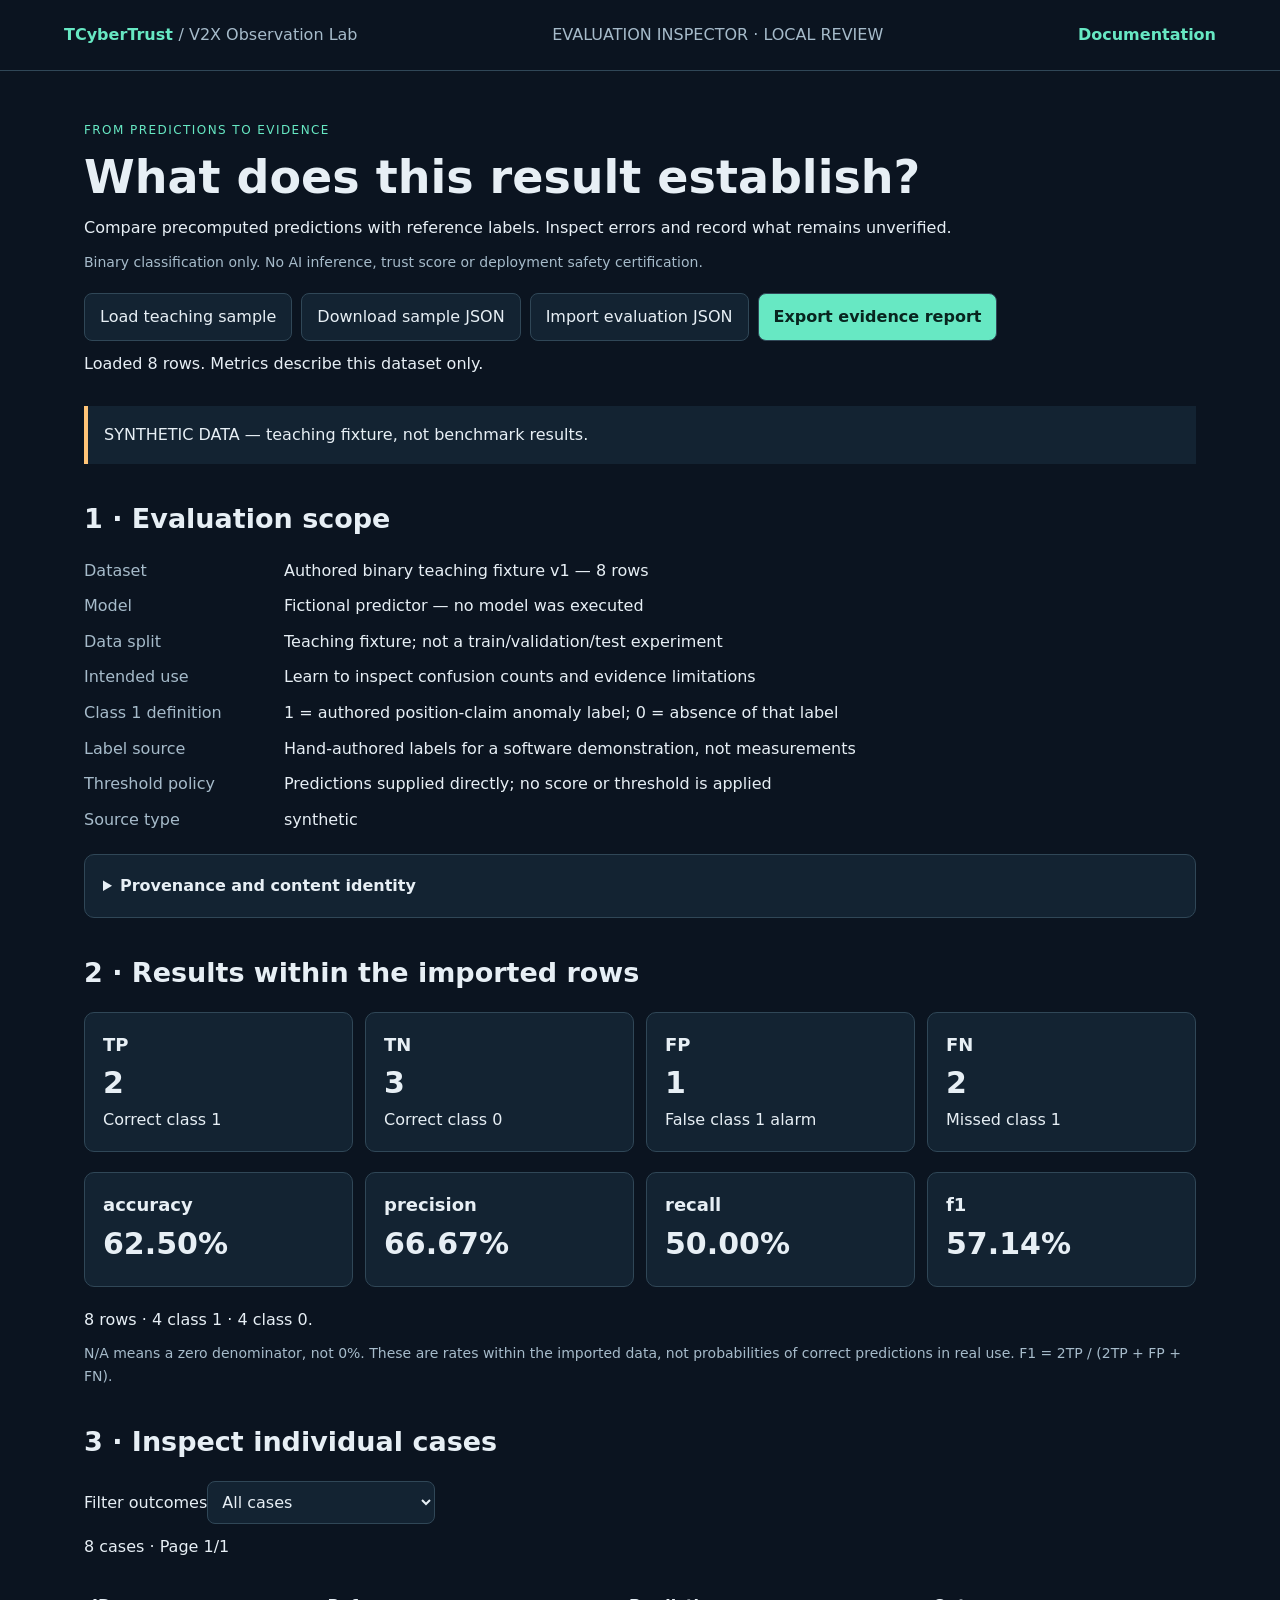
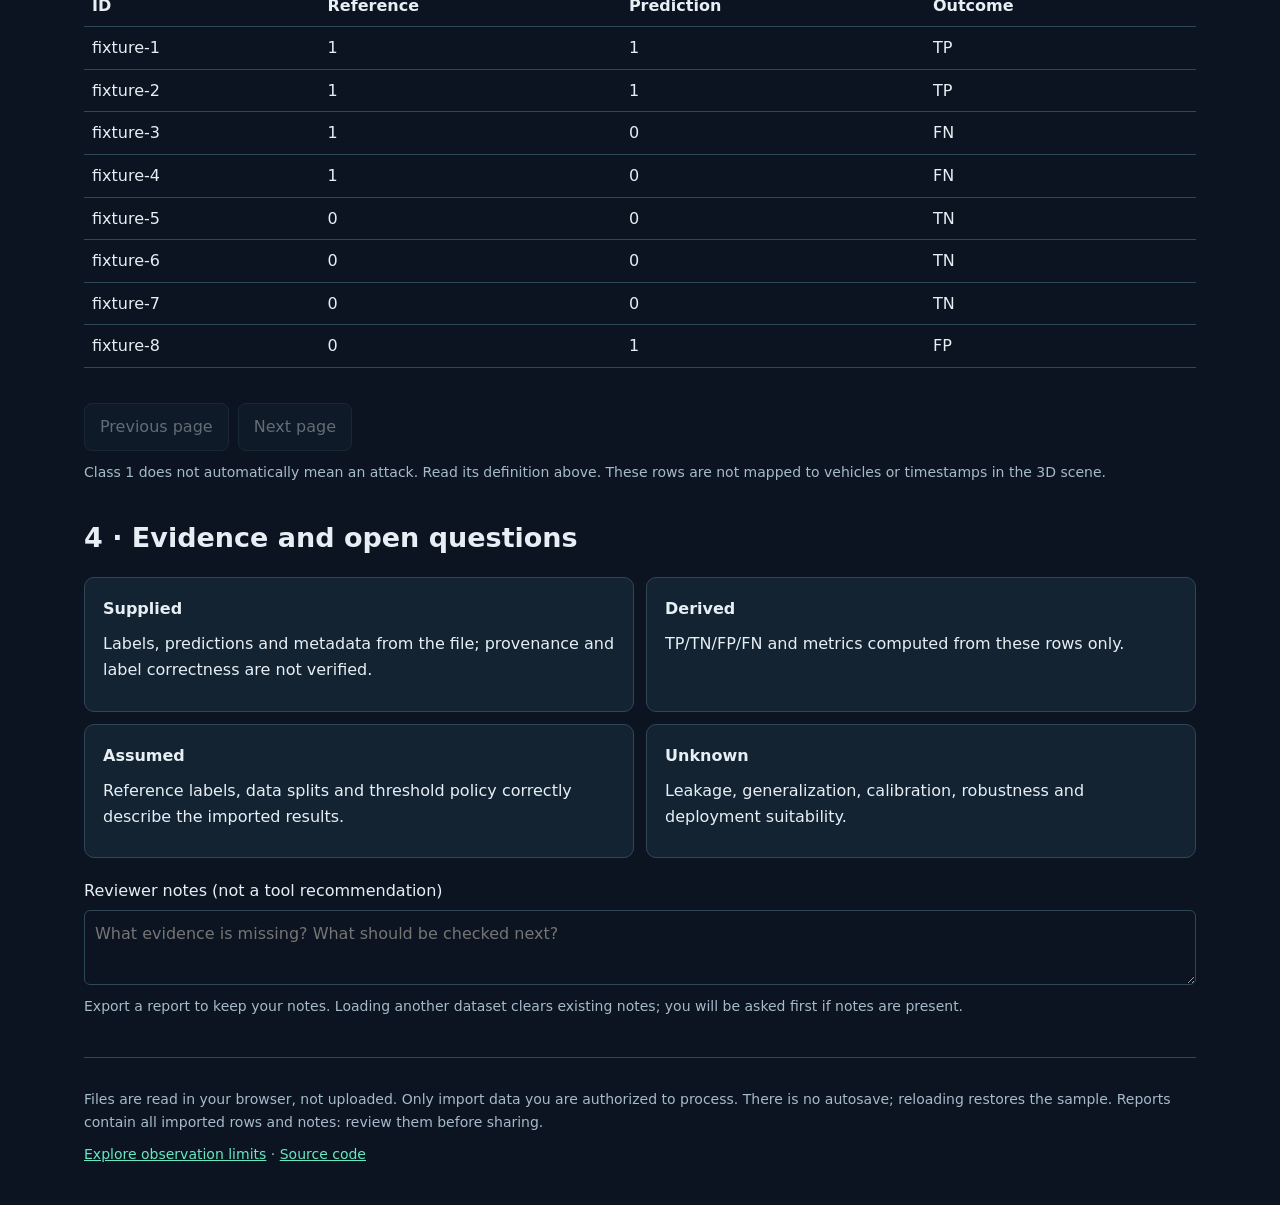
<file: web/evaluate/index.html>
<!doctype html><html lang="en"><head><meta charset="utf-8"><meta name="viewport" content="width=device-width,initial-scale=1"><title>Evaluation Inspector · V2X Observation Lab</title><link rel="stylesheet" href="../learn/style.css"><link rel="stylesheet" href="style.css"></head><body>
<header><a href="../">TCyberTrust <span>/ V2X Observation Lab</span></a><span>EVALUATION INSPECTOR · LOCAL REVIEW</span><a href="../docs/">Documentation</a></header><main>
<section class="intro"><p class="eyebrow">FROM PREDICTIONS TO EVIDENCE</p><h1>What does this result establish?</h1><p>Compare precomputed predictions with reference labels. Inspect errors and record what remains unverified.</p><p class="muted">Binary classification only. No AI inference, trust score or deployment safety certification.</p>
<div class="actions"><button id="sample">Load teaching sample</button><a class="file" href="sample.json" download>Download sample JSON</a><label class="file">Import evaluation JSON<input id="import" type="file" accept=".json,application/json"></label><button id="export" class="primary" disabled>Export evidence report</button></div><p id="status" role="status" aria-live="polite">Loading teaching sample…</p><p id="error" role="alert"></p></section>
<section id="workspace" hidden><div class="notice" id="origin"></div><h2>1 · Evaluation scope</h2><dl id="metadata"></dl><details><summary>Provenance and content identity</summary><p>Metadata is declared by the importer and is not authenticated. SHA-256 identifies normalized input content; it does not establish trustworthy provenance.</p><code id="hash"></code></details>
<h2>2 · Results within the imported rows</h2><div class="counts" id="counts"></div><div class="metrics" id="metrics"></div><p id="support"></p><p class="muted">N/A means a zero denominator, not 0%. These are rates within the imported data, not probabilities of correct predictions in real use. F1 = 2TP / (2TP + FP + FN).</p>
<h2>3 · Inspect individual cases</h2><label for="filter">Filter outcomes</label><select id="filter"><option value="ALL">All cases</option><option value="ERROR">Errors only</option><option value="FN">FN · Missed class 1</option><option value="FP">FP · False class 1 alarm</option><option value="TP">TP · Correct class 1</option><option value="TN">TN · Correct class 0</option></select><p id="page-info" role="status"></p><div class="table-wrap"><table><thead><tr><th scope="col">ID</th><th scope="col">Reference</th><th scope="col">Prediction</th><th scope="col">Outcome</th></tr></thead><tbody id="rows"></tbody></table></div><div class="actions"><button id="prev">Previous page</button><button id="next">Next page</button></div><p class="muted">Class 1 does not automatically mean an attack. Read its definition above. These rows are not mapped to vehicles or timestamps in the 3D scene.</p>
<h2>4 · Evidence and open questions</h2><div class="evidence"><article><h3>Supplied</h3><p>Labels, predictions and metadata from the file; provenance and label correctness are not verified.</p></article><article><h3>Derived</h3><p>TP/TN/FP/FN and metrics computed from these rows only.</p></article><article><h3>Assumed</h3><p>Reference labels, data splits and threshold policy correctly describe the imported results.</p></article><article><h3>Unknown</h3><p>Leakage, generalization, calibration, robustness and deployment suitability.</p></article></div>
<label for="notes">Reviewer notes (not a tool recommendation)</label><textarea id="notes" maxlength="3000" placeholder="What evidence is missing? What should be checked next?"></textarea><p class="muted">Export a report to keep your notes. Loading another dataset clears existing notes; you will be asked first if notes are present.</p></section>
<footer><p>Files are read in your browser, not uploaded. Only import data you are authorized to process. There is no autosave; reloading restores the sample. Reports contain all imported rows and notes: review them before sharing.</p><a href="../learn/">Explore observation limits</a> · <a href="https://github.com/thaocyber/V2X-Observation-Lab">Source code</a></footer></main><script type="module" src="app.mjs"></script></body></html>
</file>
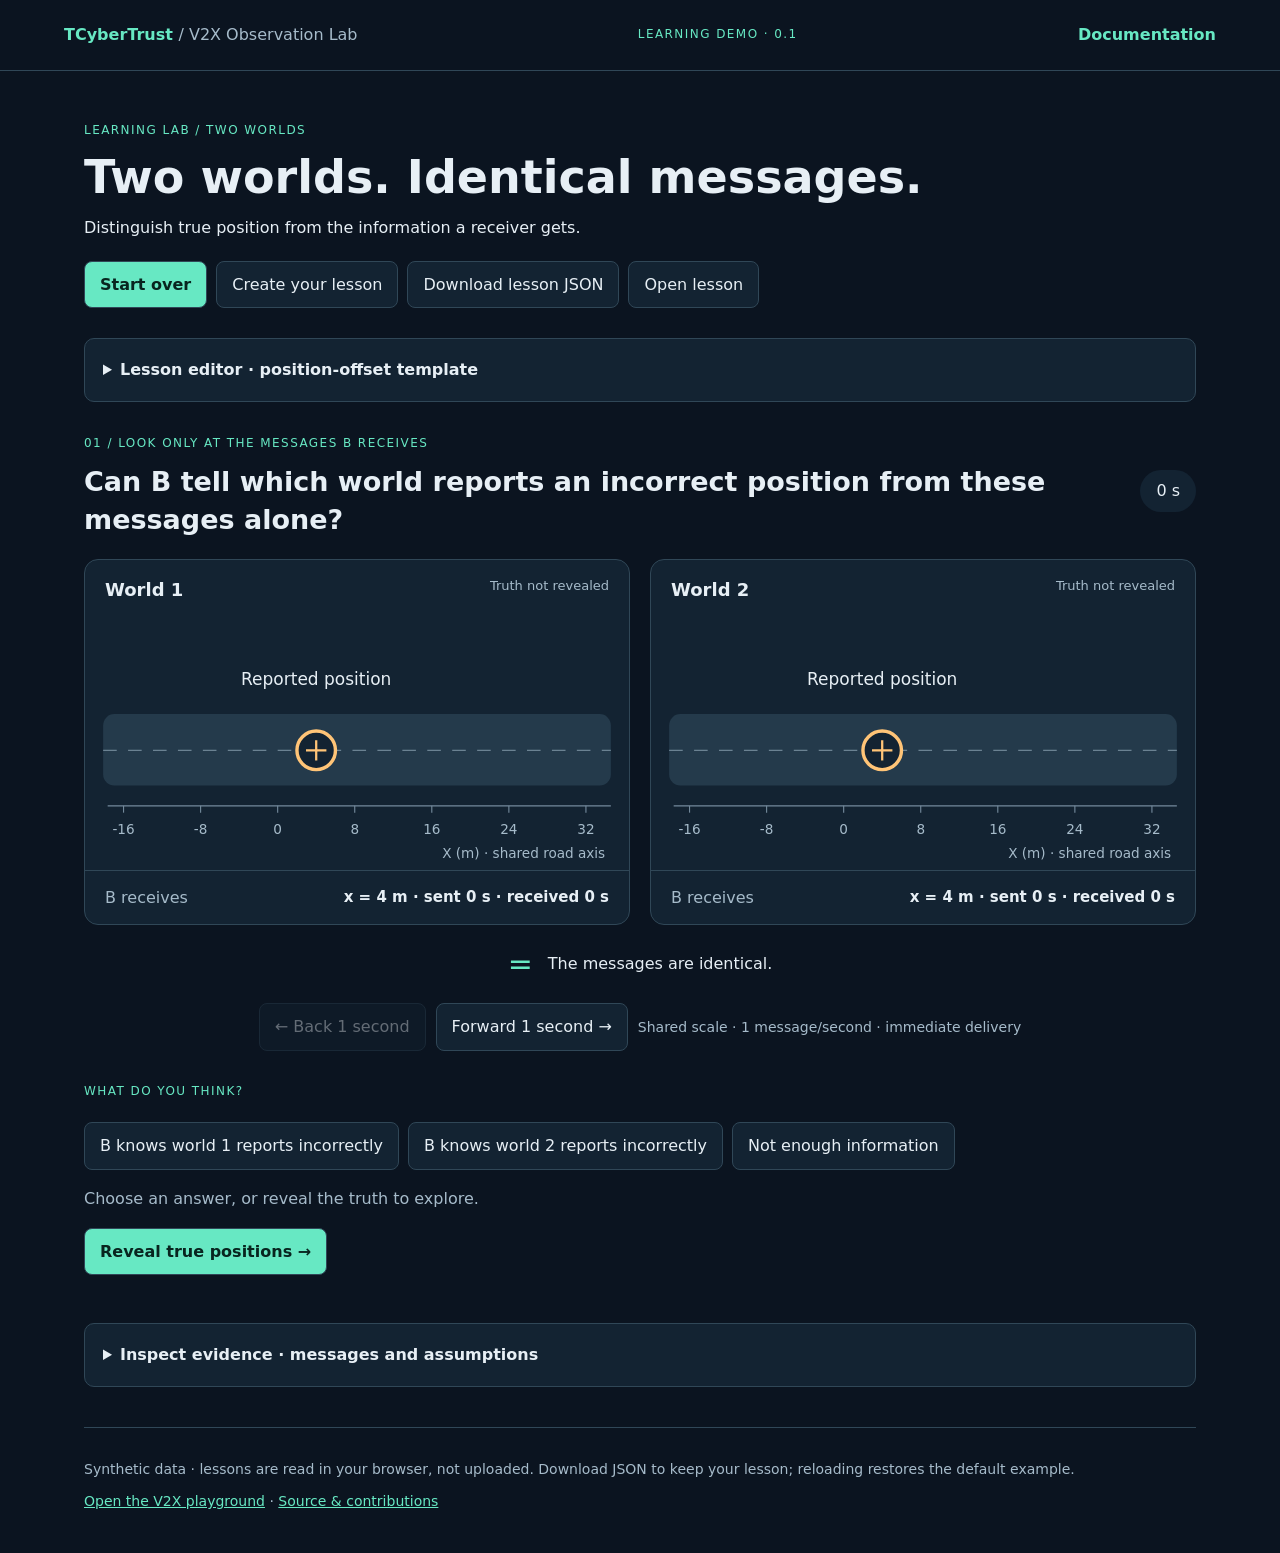
<file: web/learn/index.html>
<!doctype html>
<html lang="en"><head><meta charset="utf-8"><meta name="viewport" content="width=device-width,initial-scale=1"><title>Two worlds · V2X Observation Lab</title><meta name="description" content="Create and share interactive lessons about V2X position observation limits."><link rel="stylesheet" href="style.css"></head><body>
<header><a href="../">TCyberTrust <span>/ V2X Observation Lab</span></a><span class="badge">LEARNING DEMO · 0.1</span><a href="../docs/">Documentation</a></header>
<main><div class="intro"><p class="eyebrow">LEARNING LAB / TWO WORLDS</p><h1 id="lesson-title"></h1><p id="objective"></p><div class="actions"><button id="fresh" class="primary">Start over</button><button id="edit">Create your lesson</button><button id="export">Download lesson JSON</button><label class="file">Open lesson<input id="import" type="file" accept=".json,application/json"></label></div><p id="status" role="status"></p><p id="error" role="alert"></p></div>
<details id="editor" class="editor"><summary>Lesson editor · position-offset template</summary><form id="lesson-form"><div class="fields"><label>Lesson title<input id="title" maxlength="100" required></label><label>Learning objective<input id="goal" maxlength="240" required></label><label>Offset in world 2 (m)<input id="offset" type="number" min="2" max="16" step="0.5" required></label><label>Speed of both trajectories (m/s)<input id="speed" type="number" min="1" max="5" step="0.5" required></label></div><label>Question for learners<textarea id="question" maxlength="300" required></textarea></label><label>Author explanation<textarea id="explanation" maxlength="800" required></textarea></label><p class="muted">This template always produces identical position messages for B. The tool does not verify your explanation.</p><button class="primary" type="submit">Apply & try lesson</button><p id="dirty" role="status"></p></form></details>
<section aria-label="Practice lesson"><div class="scene-heading"><div><p class="eyebrow" id="phase">01 / LOOK ONLY AT THE MESSAGES B RECEIVES</p><h2 id="question-heading"></h2></div><span class="clock" id="time">0 s</span></div>
<div class="worlds"><article><div class="world-title"><h3>World 1</h3><span class="world-result" id="result-1">Truth not revealed</span></div><svg id="world-1" viewBox="0 0 480 220" role="img" aria-label="World 1"></svg><div class="packet"><span>B receives</span><strong id="packet-1"></strong></div></article><article><div class="world-title"><h3>World 2</h3><span class="world-result" id="result-2">Truth not revealed</span></div><svg id="world-2" viewBox="0 0 480 220" role="img" aria-label="World 2"></svg><div class="packet"><span>B receives</span><strong id="packet-2"></strong></div></article></div>
<div class="comparison"><span class="equality">=</span><p id="comparison"></p></div><div class="playback"><button id="prev">← Back 1 second</button><button id="next">Forward 1 second →</button><span class="muted">Shared scale · 1 message/second · immediate delivery</span></div>
<div class="prediction"><span class="eyebrow">WHAT DO YOU THINK?</span><div class="actions"><button data-answer="one">B knows world 1 reports incorrectly</button><button data-answer="two">B knows world 2 reports incorrectly</button><button data-answer="unknown">Not enough information</button></div><p id="answer" role="status">Choose an answer, or reveal the truth to explore.</p><button id="reveal" class="primary">Reveal true positions →</button></div>
<section id="solution" hidden class="solution"><h3>What did the reveal show?</h3><p id="mechanism"></p><details><summary>Read the author explanation</summary><p id="author-explanation"></p></details><button id="hide">Show only what B receives</button></section>
</section>
<details class="evidence"><summary>Inspect evidence · messages and assumptions</summary><p>Both worlds have identical displayed fields: ID, send time, arrival time, X and Y. True positions are comparison references only. Radio, independent sensors, signatures, collisions and detectors are not simulated.</p><div class="table-wrap"><table><thead><tr><th>ID</th><th>Sent (s)</th><th>Received (s)</th><th>X (m)</th><th>Y (m)</th></tr></thead><tbody id="messages"></tbody></table></div><button id="evidence-export">Download two-worlds evidence</button><p class="muted">Conclusions apply only to the fields in this model. Hiding answers supports learning, not secure examinations.</p></details>
<footer><p>Synthetic data · lessons are read in your browser, not uploaded. Download JSON to keep your lesson; reloading restores the default example.</p><a href="../">Open the V2X playground</a> · <a href="https://github.com/thaocyber/V2X-Observation-Lab">Source & contributions</a></footer></main><script type="module" src="app.mjs"></script></body></html>
</file>
<file: web/style.css>
:root{color-scheme:dark;--bg:#0a121e;--panel:#121f30;--line:#29384c;--text:#e2edf5;--muted:#a6b9c9;--mint:#67e8c3;--gold:#ffc477}*{box-sizing:border-box}body{margin:0;background:var(--bg);color:var(--text);font:16px/1.6 system-ui,sans-serif}header{padding:22px 5%;display:flex;justify-content:space-between;align-items:center;border-bottom:1px solid var(--line);gap:20px}a{color:var(--mint)}header a{text-decoration:none;font-weight:750}header span{color:var(--muted);font-weight:400}main{max-width:1450px;margin:auto;padding:30px 5%}h1{font-size:clamp(2rem,4.5vw,3.6rem);line-height:1.15;letter-spacing:-.035em;margin:14px 0}h2{font-size:1.2rem;margin:0 0 18px}h3{font-size:1.05rem}.intro{max-width:930px;margin-bottom:36px}.intro p{color:var(--muted)}.eyebrow{letter-spacing:.15em;font-size:.75rem}.badge{color:var(--mint);font-size:.72rem;letter-spacing:.1em}.panel{background:var(--panel);border:1px solid var(--line);border-radius:14px;padding:22px;margin-bottom:22px}.controls{display:grid;grid-template-columns:repeat(3,1fr);gap:18px}label{display:flex;flex-direction:column;gap:6px;font-size:.85rem}input,select,button{font:inherit;color:var(--text);border:1px solid #43556d;background:#0d1827;border-radius:7px;padding:10px;max-width:100%}button{cursor:pointer}button:hover{border-color:var(--mint)}button[type=submit],#play{background:var(--mint);color:#09251e;border-color:var(--mint);font-weight:700}:focus-visible{outline:3px solid var(--gold);outline-offset:3px}.toolbar{display:flex;gap:12px;align-items:center;flex-wrap:wrap;margin-top:18px}.file{max-width:260px;font-size:.8rem}.file input{padding:5px;font-size:.75rem}.views{display:grid;grid-template-columns:repeat(3,minmax(0,1fr));gap:16px}.views .panel{padding:16px;overflow:hidden}.viewport{height:260px;background:#0d1827;border-radius:9px}.viewport canvas{display:block;width:100%;height:100%}small,.muted{color:var(--muted)}.playback{margin-top:0}#time{flex:1;min-width:130px;accent-color:var(--mint)}output{font-variant-numeric:tabular-nums}.lower{display:grid;grid-template-columns:1fr 1.3fr;gap:20px}.table-wrap{overflow-x:auto}table{width:100%;border-collapse:collapse;font-size:.85rem}th,td{text-align:left;padding:8px;border-bottom:1px solid var(--line)}#error{color:#ffaaa7}#notice{color:var(--mint)}#checks strong{color:var(--gold)}summary{cursor:pointer}footer{color:var(--muted);font-size:.8rem;padding:20px 0}.checks-row{margin:12px 0} @media(max-width:900px){.views{grid-template-columns:1fr}.viewport{height:240px}.lower{grid-template-columns:1fr}.controls{grid-template-columns:repeat(2,1fr)}header{align-items:flex-start;flex-direction:column}}@media(prefers-reduced-motion:reduce){*{scroll-behavior:auto}}

main{max-width:1800px;padding-left:3%;padding-right:3%}.viewport{height:360px}.camera-controls{margin-bottom:12px}.camera-controls span{color:var(--muted);font-size:.85rem}.expand-view{margin-bottom:12px;padding:6px 12px}.views .expanded{grid-column:1/-1;grid-row:1}.views .expanded .viewport{height:clamp(360px,65vh,760px)}@media(max-width:900px){.viewport{height:340px}.views .expanded .viewport{height:65vh}}

.viewport{position:relative;overflow:hidden}.position-tag{position:absolute;transform:translate(-50%,-100%);padding:1px 7px;border:1px solid currentColor;border-radius:5px;background:#0a121eee;font-weight:800;font-size:14px;line-height:1.5;pointer-events:none;z-index:1}.position-tag[hidden]{display:none}

.presets{margin:0 0 16px}.presets button[aria-pressed=true]{background:var(--mint);color:#09251e}.guide{border-left:3px solid var(--mint);padding:0 16px;margin-bottom:24px}.reference-toggle{flex-direction:row;align-items:center;font-size:.75rem;margin-bottom:10px}.reference-toggle input{accent-color:var(--mint)}.event-timeline{height:22px;position:relative;border:1px solid var(--line);border-radius:5px;overflow:hidden;background:#0a121e}#offset-band{position:absolute;height:100%;background:#88612e;border-left:2px solid var(--gold);border-right:2px solid var(--gold)}#timeline-cursor{position:absolute;top:0;bottom:0;width:3px;background:var(--mint);transform:translateX(-50%)}

.history-legend{display:flex;flex-wrap:wrap;gap:12px 24px;font-size:.9rem}.history-legend span::before{content:'● ┄ ';font-weight:bold}.legend-truth{color:var(--mint)}.legend-claim{color:var(--gold)}.legend-receiver{color:#7eafff}.camera-controls label{margin:0}.camera-controls .reference-toggle{font-size:.85rem}.camera-controls select{min-width:150px}

.history-legend .legend-receiver::before{content:'● ';}

.communication-flow{display:grid;grid-template-columns:minmax(0,1fr) auto minmax(0,1fr) auto minmax(0,1fr);gap:12px;align-items:center}.flow-node{border:1px solid var(--line);border-radius:10px;padding:14px;overflow-wrap:anywhere}.flow-node h3{margin:0;color:var(--mint)}.flow-node:last-child h3{color:#7eafff}.flow-node p{margin-bottom:0;font-variant-numeric:tabular-nums}.flow-arrow{color:var(--gold);font-size:1.5rem}@media(max-width:700px){.communication-flow{grid-template-columns:1fr}.flow-arrow{transform:rotate(90deg);justify-self:center}}

.intro{max-width:none;margin-bottom:20px}.intro h1{font-size:clamp(1.7rem,3.5vw,2.6rem)}.intro p{margin:8px 0}.primary{background:var(--mint);color:#09251e;font-weight:750;margin-top:12px}.story-steps{margin:0 0 10px}.story-steps [aria-pressed=true]{border-color:var(--mint);color:var(--mint)}.insight{display:flex;flex-wrap:wrap;gap:4px 20px;padding:12px 16px;border-left:3px solid var(--gold);background:var(--panel);margin-bottom:10px}.insight strong{width:100%;color:var(--gold)}.insight span{font-size:.85rem}.reading{margin:8px 0}.reading p{font-size:.85rem}.views .viewport{height:240px}.views h3{margin:0 0 6px}.views .panel p{margin:6px 0}.views .panel{margin-bottom:10px}.camera-controls{margin-top:8px}.views .reference-toggle{min-height:24px}.playback{position:sticky;bottom:0;z-index:3;padding:10px 16px;margin-bottom:12px}#advanced summary{font-weight:700}#advanced h2{margin-top:20px}#story{scroll-margin-top:12px}@media(max-width:900px){.views .viewport{height:280px}.playback{position:static}}

.playback{position:static}.intro .eyebrow{margin:0}.camera-controls{gap:8px}.camera-controls button{padding:6px 10px}.views .viewport{height:220px}

.camera-options{margin:8px 0}.take-link{font-size:.85rem}.history-legend{font-size:.8rem}.reading{font-size:.8rem}

.focused-view .toolbar{margin-top:0}.focused-view .viewport{height:400px}.focus-legend{font-size:.8rem;color:var(--muted)}#focus-scope{font-size:.85rem}#focus-readout{font-variant-numeric:tabular-nums}#detail-views>.views{margin-top:16px}@media(max-width:700px){.focused-view .viewport{height:330px}#focus .position-tag{font-size:11px;padding:1px 4px}}

.legend-retained{color:#d7a8ff}

.metric-group{border:1px solid var(--line);border-radius:10px;padding:14px;margin:12px 0;background:#0d1827}.metric-group h4{margin:0 0 12px;font-size:.95rem;color:var(--mint)}.metric-grid{display:grid;grid-template-columns:repeat(2,minmax(0,1fr));gap:12px 20px;margin:0}.metric-grid dt{font-size:.75rem;color:var(--muted)}.metric-grid dd{margin:3px 0 0;font-size:.95rem;font-variant-numeric:tabular-nums;overflow-wrap:anywhere}.metric-note{border-top:1px solid var(--line);margin:14px 0 0;padding-top:10px;font-size:.82rem;color:var(--muted)}@media(max-width:500px){.metric-grid{grid-template-columns:1fr}}

/* Plain-language walkthrough: one question per block. */
#story-insight{display:grid;grid-template-columns:repeat(2,minmax(0,1fr));gap:1.2rem}#story-insight section{min-width:0}#story-insight p{margin:.45rem 0 0;line-height:1.65}.beginner-key{max-width:78ch;line-height:1.7}@media(max-width:700px){#story-insight{grid-template-columns:1fr}}

#offset-animation[hidden]{display:none}#offset-animation{margin:20px 0;background:#101f2e}#offset-animation svg{display:block;width:100%;max-height:430px;font-family:inherit;font-size:19px;font-weight:650}.clip-heading{display:flex;justify-content:space-between;align-items:center;gap:16px}.clip-heading h3{margin:0}.clip-heading span,#offset-animation small{color:var(--muted)}.clip-caption{text-align:center;font-size:1.25rem;font-weight:700;color:#e4f6ef}#offset-animation .toolbar{justify-content:center}.visual-offset>.beginner-key,.visual-offset>#story-insight{display:none}@media(max-width:600px){.clip-heading{display:block}.clip-heading span{font-size:.8rem}#offset-animation{padding:12px}#offset-animation svg{font-size:22px}.clip-caption{font-size:1rem}}

/* Overview video and progressively deeper workspaces. No autoplay or looping. */
.demo-intro{display:grid;grid-template-columns:minmax(260px,.7fr) minmax(0,1.3fr);gap:24px;align-items:center;margin-top:28px}.demo-copy h2{font-size:clamp(1.4rem,2.3vw,2rem);line-height:1.2}.demo-copy p{max-width:55ch}.demo-copy .muted{font-size:.85rem}.demo-intro video{width:100%;height:auto;aspect-ratio:16/9;background:#0a121e;border:1px solid var(--line);border-radius:12px;display:block}.demo-cta{display:inline-block;background:var(--mint);color:#09251e;text-decoration:none;font-weight:750;border-radius:8px;padding:10px 16px;margin-top:12px}.secondary-story{margin:12px 0 0 12px}.demo-transcript{grid-column:1/-1;font-size:.9rem;color:var(--muted)}.demo-transcript li{margin:10px 0}.workspace-path{display:grid;grid-template-columns:repeat(3,minmax(0,1fr));gap:16px;margin:24px 0 36px}.workspace-path a{border:1px solid var(--line);border-radius:10px;padding:18px;text-decoration:none;background:var(--panel)}.workspace-path span{display:block;color:var(--muted);font-size:.85rem;margin-top:8px}#watch-demo,#demo-transcript{scroll-margin-top:20px}@media(max-width:900px){.demo-intro{grid-template-columns:1fr}.workspace-path{grid-template-columns:1fr}.secondary-story{margin-left:0;display:block}}
</file>
<file: web/docs/guide.css>
.user-guide{max-width:1000px}.user-guide section{padding:28px 0;border-top:1px solid var(--line);margin-top:28px;scroll-margin-top:20px}.user-guide h2{font-size:1.5rem}.user-guide h3{margin-top:24px}.user-guide li{margin:10px 0}.guide-toc{display:grid;grid-template-columns:repeat(2,minmax(0,1fr));gap:12px;margin:28px 0}.guide-toc a{padding:12px;border:1px solid var(--line);border-radius:8px}.user-guide pre{overflow-x:auto;padding:16px;background:var(--panel);border-radius:8px;font-size:.85rem}.references{padding-left:20px}.user-guide .toolbar{margin-bottom:20px}@media(max-width:600px){.guide-toc{grid-template-columns:1fr}}@media print{header,.guide-toc,.toolbar,footer{display:none}body{background:white;color:black}.user-guide{max-width:none}.user-guide section{break-before:page;border:0}a{color:black}}
</file>
<file: web/learn/style.css>
:root{color-scheme:dark;--bg:#0b1420;--panel:#132332;--text:#e7eff5;--muted:#a6bbca;--line:#304757;--mint:#67e8c3;--gold:#ffc477}*{box-sizing:border-box}body{margin:0;background:var(--bg);color:var(--text);font:16px/1.6 system-ui,sans-serif}a{color:var(--mint)}header{display:flex;justify-content:space-between;align-items:center;gap:16px;padding:22px 5%;border-bottom:1px solid var(--line);flex-wrap:wrap}header a{text-decoration:none;font-weight:700}header span{font-weight:400;color:var(--muted)}main{max-width:1160px;margin:auto;padding:40px 24px}h1{font-size:clamp(28px,4vw,46px);line-height:1.2;max-width:850px;margin:10px 0}h2{font-size:clamp(20px,2.5vw,27px);line-height:1.4;margin:8px 0 20px}h3{font-size:18px;margin:0}p{margin:10px 0}.intro{margin-bottom:30px}.eyebrow,.badge{font-size:12px;letter-spacing:.12em;color:var(--mint)}button,.file{font:inherit;border:1px solid var(--line);border-radius:8px;padding:10px 15px;background:var(--panel);color:var(--text);cursor:pointer}button:hover,.file:hover{border-color:var(--mint)}button:focus-visible,input:focus-visible,textarea:focus-visible,summary:focus-visible{outline:3px solid var(--gold);outline-offset:3px}.primary{background:var(--mint);color:#08251f;font-weight:700}button:disabled{opacity:.4;cursor:default}.actions{display:flex;flex-wrap:wrap;gap:9px;margin-top:20px}.file{position:relative;overflow:hidden}.file input{position:absolute;inset:0;opacity:0;width:100%;cursor:pointer}.file:focus-within{outline:3px solid var(--gold)}details{margin:22px 0;padding:18px;background:var(--panel);border:1px solid var(--line);border-radius:10px}summary{cursor:pointer;font-weight:600}.fields{display:grid;grid-template-columns:1fr 1fr;gap:18px}form{margin-top:20px}form label{display:block;margin-bottom:15px}input,textarea{display:block;width:100%;padding:10px;margin-top:6px;font:inherit;color:var(--text);background:var(--bg);border:1px solid var(--line);border-radius:6px}textarea{min-height:75px;resize:vertical}.muted,footer{color:var(--muted);font-size:14px}.scene-heading{display:flex;align-items:center;gap:20px;justify-content:space-between}.clock{font-variant-numeric:tabular-nums;white-space:nowrap;background:var(--panel);padding:8px 16px;border-radius:24px}.worlds{display:grid;grid-template-columns:1fr 1fr;gap:20px}.worlds article{min-width:0;border:1px solid var(--line);background:var(--panel);border-radius:14px;overflow:hidden}.world-title{padding:16px 20px;display:flex;flex-wrap:wrap;gap:8px;justify-content:space-between}.world-result{font-size:13px;color:var(--muted)}svg{display:block;width:100%;height:auto}svg text{font-family:inherit;fill:var(--text);font-size:15px}svg .axis-label{font-size:12px;fill:var(--muted)}.packet{display:flex;gap:10px;flex-wrap:wrap;justify-content:space-between;padding:14px 20px;border-top:1px solid var(--line)}.packet span{color:var(--muted)}.packet strong{font-size:15px;font-variant-numeric:tabular-nums}.comparison{display:flex;justify-content:center;align-items:center;gap:15px;padding:15px}.equality{font-size:30px;color:var(--mint)}.playback{display:flex;gap:10px;align-items:center;flex-wrap:wrap;justify-content:center}.prediction{padding:26px 0}.prediction p{color:var(--muted);margin:16px 0}.prediction button[aria-pressed=true]{border-color:var(--mint);box-shadow:inset 0 -3px var(--mint)}.solution{padding:20px;border-left:3px solid var(--mint);background:var(--panel)}[hidden]{display:none!important}.solution details{border:0;padding-left:0}#error{color:#ffb4ab}#status:empty,#error:empty,#dirty:empty{display:none}.table-wrap{overflow:auto}table{border-collapse:collapse;width:100%;margin:15px 0}td,th{text-align:left;border-bottom:1px solid var(--line);padding:8px}footer{border-top:1px solid var(--line);margin-top:40px;padding-top:20px}#author-explanation{white-space:pre-wrap;overflow-wrap:anywhere}@media(max-width:700px){main{padding:24px 16px}.worlds,.fields{grid-template-columns:1fr}.scene-heading{align-items:start}.clock{padding:5px 10px}.world-title{padding:12px 16px}.actions button{flex:1 1 160px}}@media(prefers-reduced-motion:reduce){*{scroll-behavior:auto}}
</file>
<file: web/evaluate/style.css>
.notice{padding:16px;border-left:4px solid var(--gold);background:var(--panel);margin-bottom:24px}dl{display:grid;grid-template-columns:180px 1fr;gap:10px 20px}dt{color:var(--muted)}dd{margin:0;overflow-wrap:anywhere}.counts,.metrics,.evidence{display:grid;grid-template-columns:repeat(4,1fr);gap:12px;margin:20px 0}.counts article,.metrics article,.evidence article{padding:18px;background:var(--panel);border:1px solid var(--line);border-radius:10px}.counts strong,.metrics strong{display:block;font-size:30px;font-variant-numeric:tabular-nums}.evidence{grid-template-columns:1fr 1fr}.evidence h3{font-size:16px}h2{margin-top:36px}code{overflow-wrap:anywhere}select{font:inherit;padding:10px;background:var(--panel);color:var(--text);max-width:100%;border:1px solid var(--line);border-radius:8px}select:focus-visible,a:focus-visible{outline:3px solid var(--gold)}td{overflow-wrap:anywhere;max-width:300px}.metrics p,.counts p{margin:0}.file{text-decoration:none}@media(max-width:700px){dl{grid-template-columns:1fr;gap:4px}dd{margin-bottom:12px}.counts,.metrics{grid-template-columns:1fr 1fr}.evidence{grid-template-columns:1fr}}
</file>
